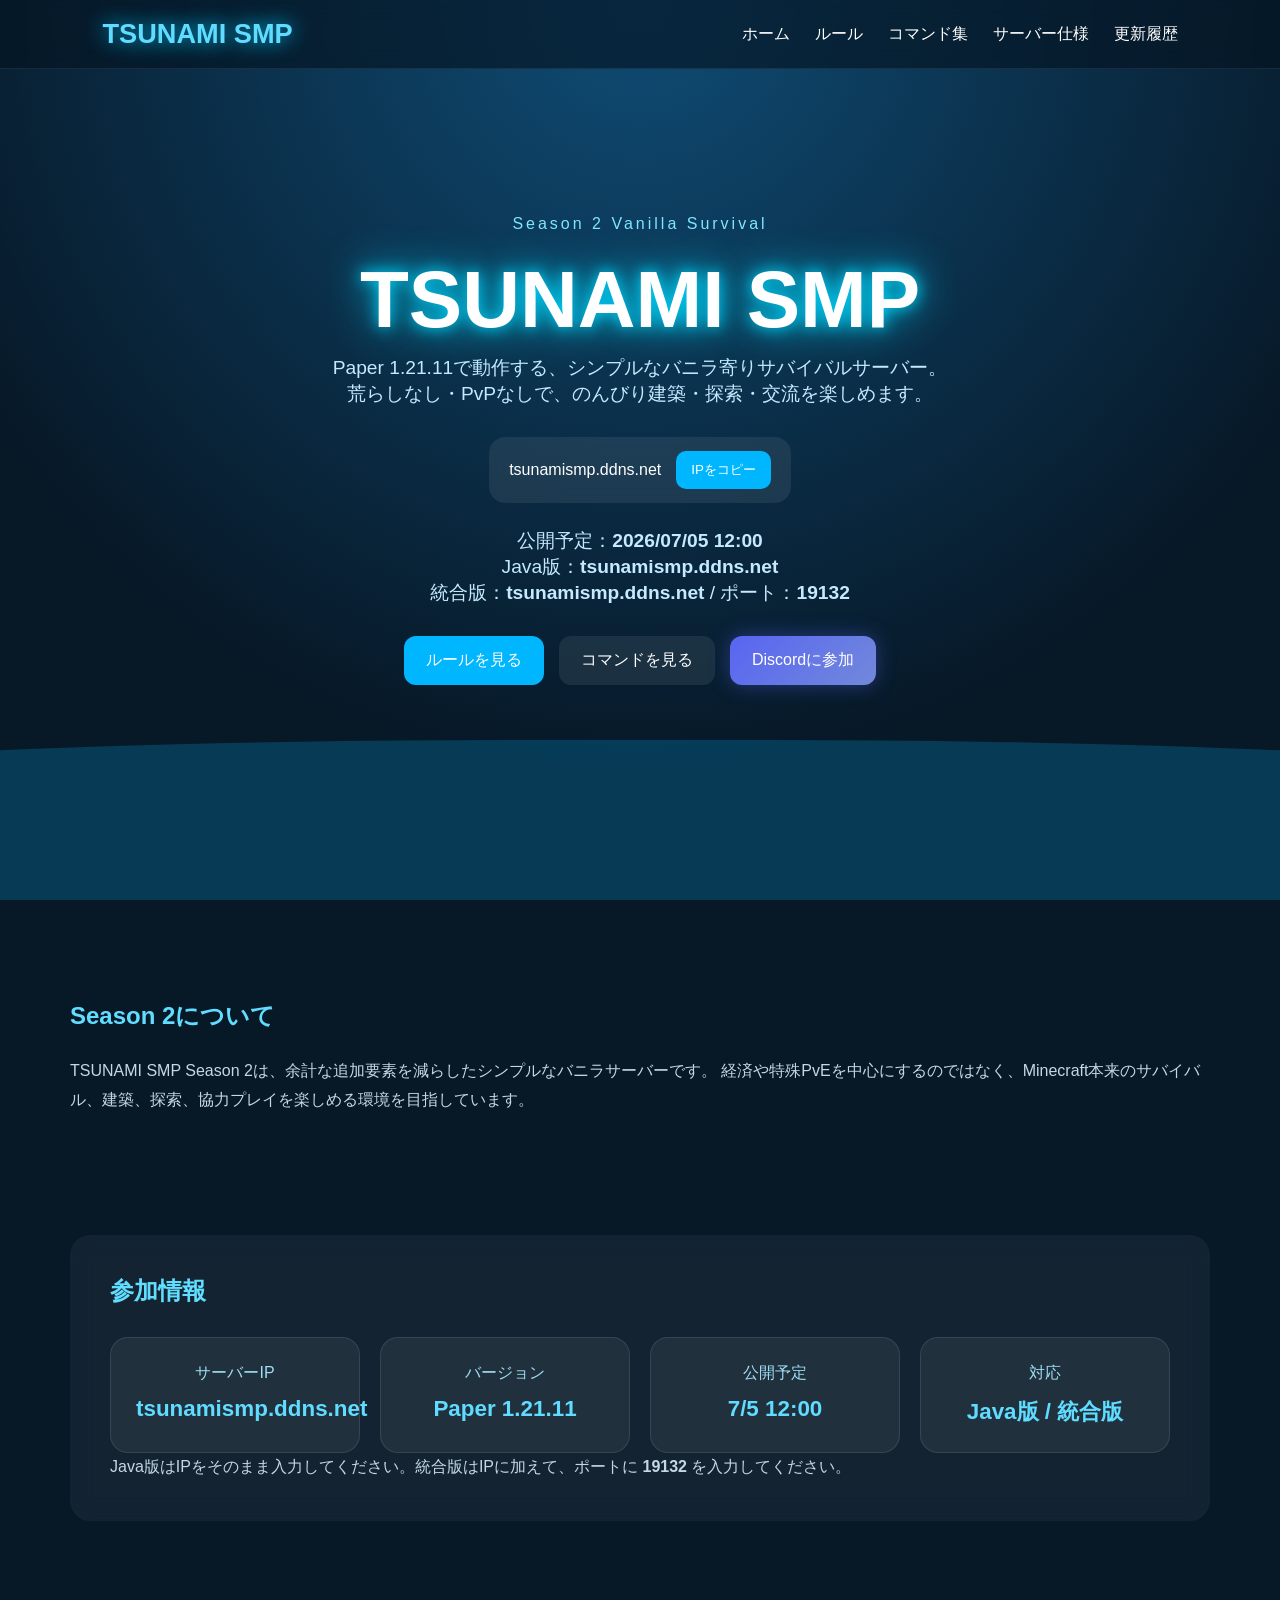
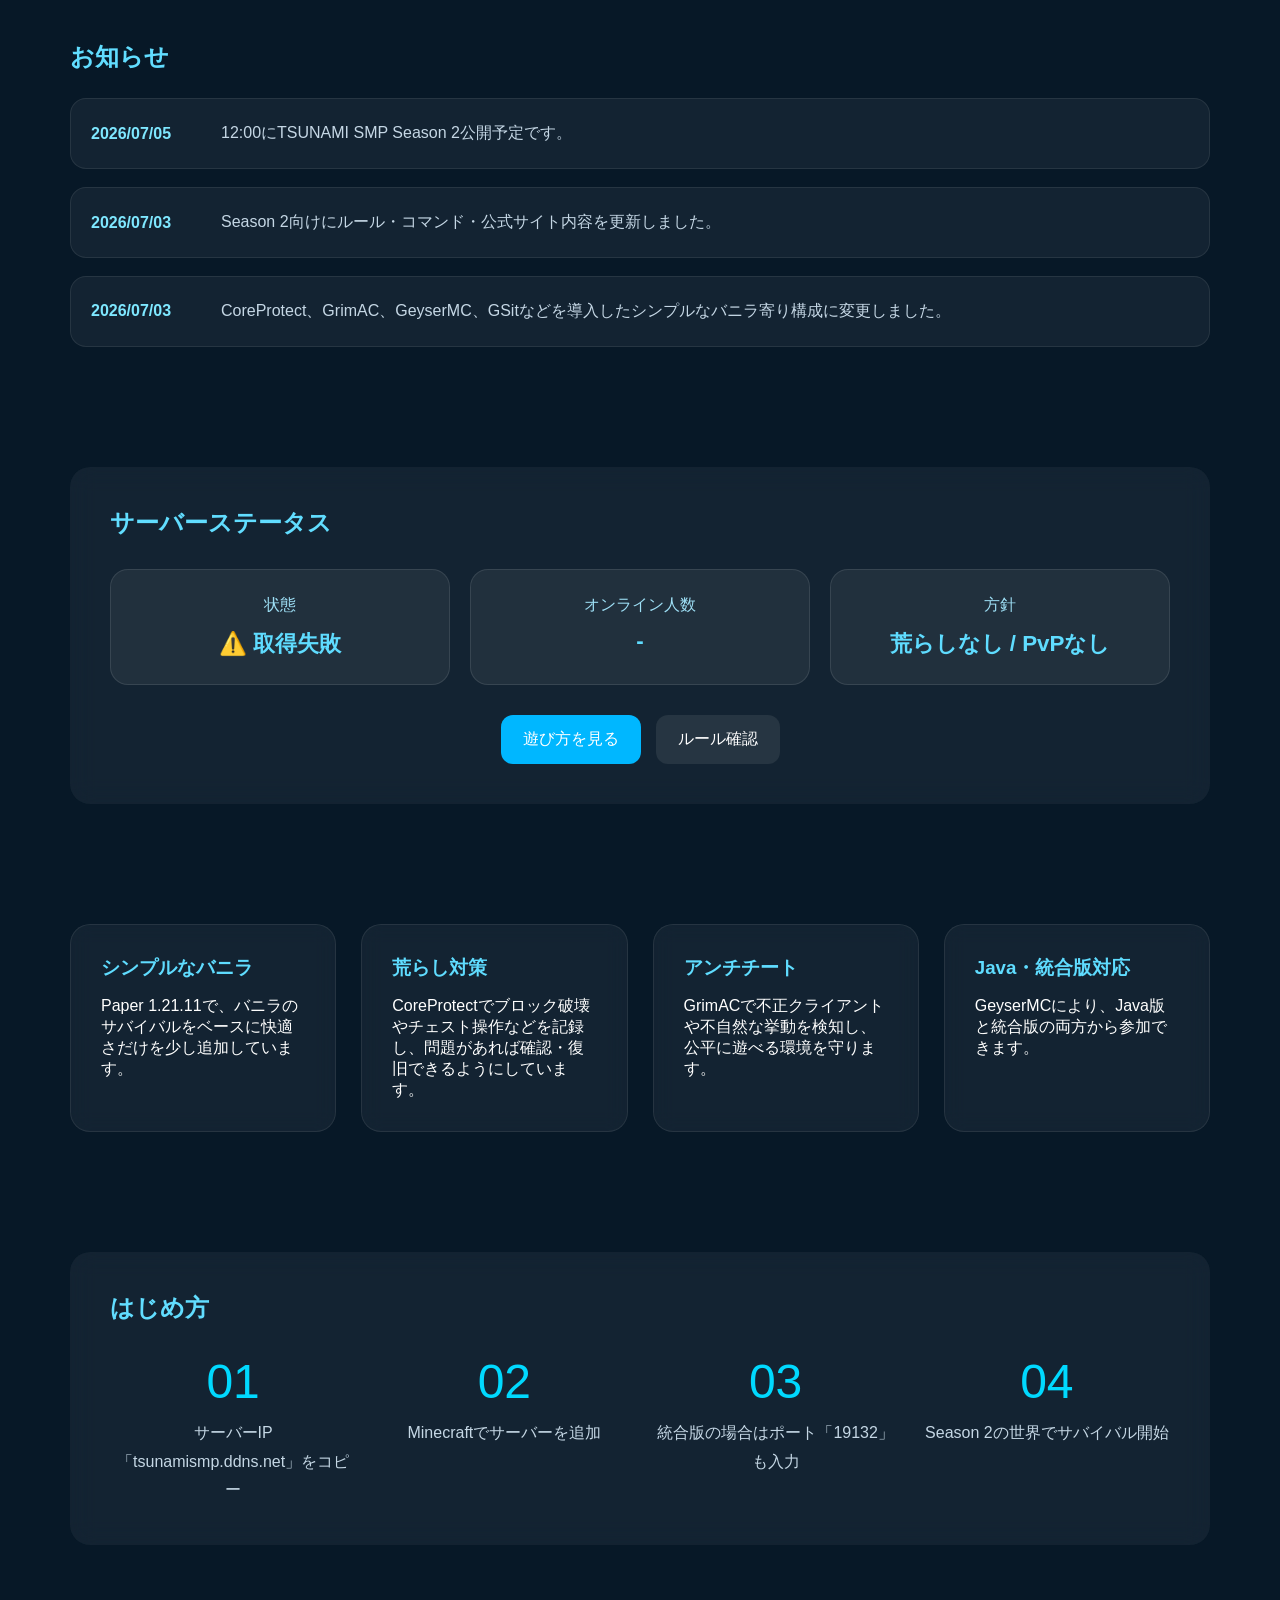
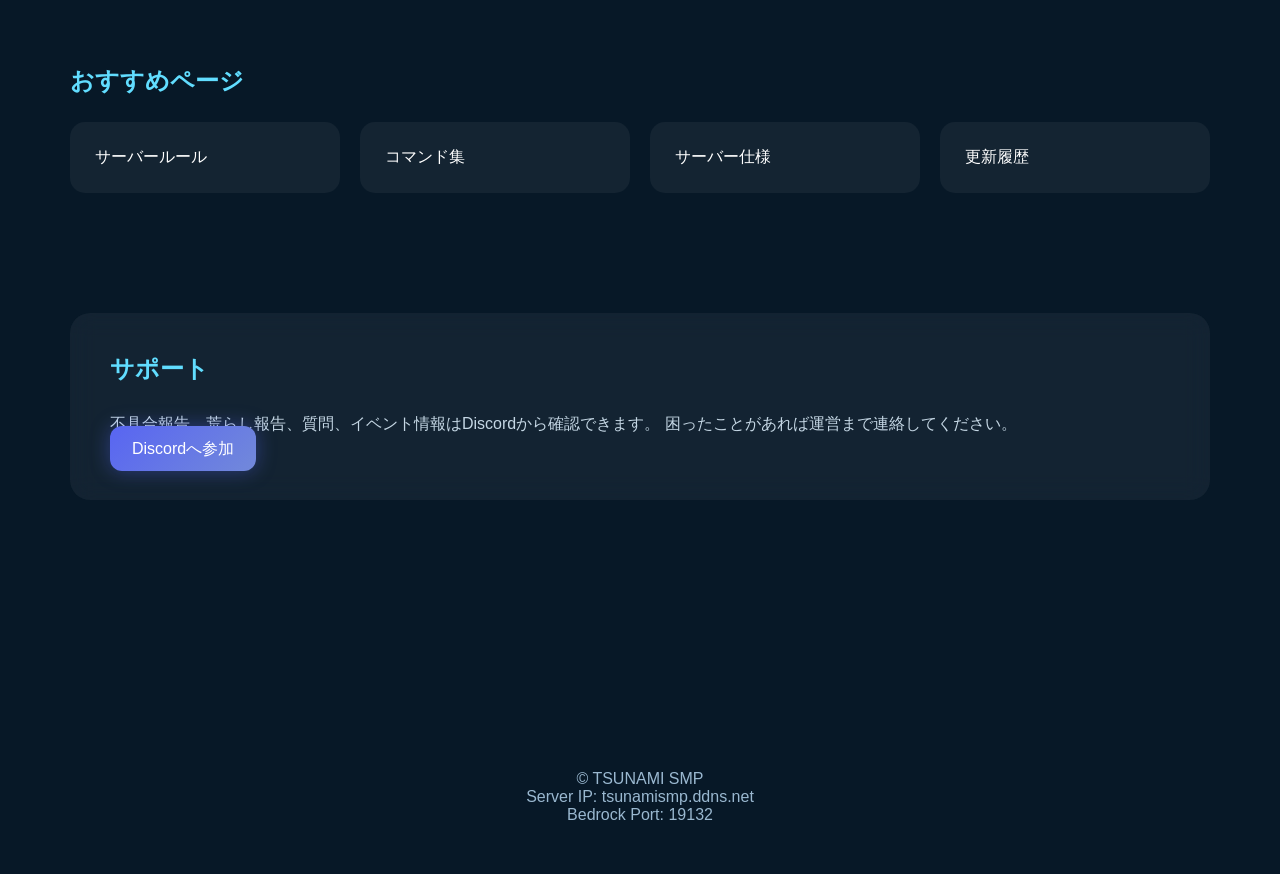
<file: index.html>
<!DOCTYPE html>
<html lang="ja">
<head>
  <meta charset="UTF-8">
  <meta name="viewport" content="width=device-width, initial-scale=1.0">
  <title>TSUNAMI SMP Season 2</title>
  <link rel="stylesheet" href="style.css">
</head>
<body>
<header class="site-header">
  <div class="logo">TSUNAMI SMP</div>
  <nav class="nav">
    <a href="index.html">ホーム</a>
    <a href="rules.html">ルール</a>
    <a href="commands.html">コマンド集</a>
    <a href="plugins.html">サーバー仕様</a>
    <a href="updates.html">更新履歴</a>
  </nav>
</header>

<section class="hero">
  <div class="wave wave1"></div>
  <div class="wave wave2"></div>
  <div class="hero-content reveal">
    <p class="server-label">Season 2 Vanilla Survival</p>
    <h1>TSUNAMI SMP</h1>
    <p class="hero-text">
      Paper 1.21.11で動作する、シンプルなバニラ寄りサバイバルサーバー。<br>
      荒らしなし・PvPなしで、のんびり建築・探索・交流を楽しめます。
    </p>

    <div class="ip-box">
      <span id="server-ip">tsunamismp.ddns.net</span>
      <button onclick="copyIP()">IPをコピー</button>
    </div>

    <p class="hero-text">
      公開予定：<strong>2026/07/05 12:00</strong><br>
      Java版：<strong>tsunamismp.ddns.net</strong><br>
      統合版：<strong>tsunamismp.ddns.net</strong> / ポート：<strong>19132</strong>
    </p>

    <div class="hero-buttons">
      <a href="rules.html" class="btn primary">ルールを見る</a>
      <a href="commands.html" class="btn secondary">コマンドを見る</a>
      <a href="https://discord.gg/b72mPS58dR" target="_blank" class="btn discord-btn">Discordに参加</a>
    </div>
  </div>
</section>

<main>
<section class="section reveal">
  <h2>Season 2について</h2>
  <p>
    TSUNAMI SMP Season 2は、余計な追加要素を減らしたシンプルなバニラサーバーです。
    経済や特殊PvEを中心にするのではなく、Minecraft本来のサバイバル、建築、探索、協力プレイを楽しめる環境を目指しています。
  </p>
</section>

<section class="section glass reveal">
  <h2>参加情報</h2>
  <div class="status-grid">
    <div class="status-card"><span class="status-label">サーバーIP</span><strong>tsunamismp.ddns.net</strong></div>
    <div class="status-card"><span class="status-label">バージョン</span><strong>Paper 1.21.11</strong></div>
    <div class="status-card"><span class="status-label">公開予定</span><strong>7/5 12:00</strong></div>
    <div class="status-card"><span class="status-label">対応</span><strong>Java版 / 統合版</strong></div>
  </div>
  <p class="section-text">
    Java版はIPをそのまま入力してください。統合版はIPに加えて、ポートに <strong>19132</strong> を入力してください。
  </p>
</section>

<section class="section reveal">
  <h2>お知らせ</h2>
  <div class="news-box">
    <div class="news-item"><span>2026/07/05</span><p>12:00にTSUNAMI SMP Season 2公開予定です。</p></div>
    <div class="news-item"><span>2026/07/03</span><p>Season 2向けにルール・コマンド・公式サイト内容を更新しました。</p></div>
    <div class="news-item"><span>2026/07/03</span><p>CoreProtect、GrimAC、GeyserMC、GSitなどを導入したシンプルなバニラ寄り構成に変更しました。</p></div>
  </div>
</section>

<section class="section glass reveal">
  <h2>サーバーステータス</h2>
  <div class="status-grid">
    <div class="status-card"><span class="status-label">状態</span><strong id="server-status">取得中...</strong></div>
    <div class="status-card"><span class="status-label">オンライン人数</span><strong id="server-players">取得中...</strong></div>
    <div class="status-card"><span class="status-label">方針</span><strong>荒らしなし / PvPなし</strong></div>
  </div>
  <div class="join-actions">
    <a href="commands.html" class="btn primary">遊び方を見る</a>
    <a href="rules.html" class="btn secondary">ルール確認</a>
  </div>
</section>

<section class="cards">
  <div class="card reveal"><h3>シンプルなバニラ</h3><p>Paper 1.21.11で、バニラのサバイバルをベースに快適さだけを少し追加しています。</p></div>
  <div class="card reveal"><h3>荒らし対策</h3><p>CoreProtectでブロック破壊やチェスト操作などを記録し、問題があれば確認・復旧できるようにしています。</p></div>
  <div class="card reveal"><h3>アンチチート</h3><p>GrimACで不正クライアントや不自然な挙動を検知し、公平に遊べる環境を守ります。</p></div>
  <div class="card reveal"><h3>Java・統合版対応</h3><p>GeyserMCにより、Java版と統合版の両方から参加できます。</p></div>
</section>

<section class="section glass reveal">
  <h2>はじめ方</h2>
  <div class="steps">
    <div><span>01</span><p>サーバーIP「tsunamismp.ddns.net」をコピー</p></div>
    <div><span>02</span><p>Minecraftでサーバーを追加</p></div>
    <div><span>03</span><p>統合版の場合はポート「19132」も入力</p></div>
    <div><span>04</span><p>Season 2の世界でサバイバル開始</p></div>
  </div>
</section>

<section class="section reveal">
  <h2>おすすめページ</h2>
  <div class="link-grid">
    <a href="rules.html">サーバールール</a>
    <a href="commands.html">コマンド集</a>
    <a href="plugins.html">サーバー仕様</a>
    <a href="updates.html">更新履歴</a>
  </div>
</section>

<section class="section glass reveal">
  <h2>サポート</h2>
  <p>
    不具合報告、荒らし報告、質問、イベント情報はDiscordから確認できます。
    困ったことがあれば運営まで連絡してください。
  </p>
  <a href="https://discord.gg/b72mPS58dR" target="_blank" class="btn discord-btn">Discordへ参加</a>
</section>
</main>

<footer>
  <p>© TSUNAMI SMP</p>
  <p>Server IP: tsunamismp.ddns.net</p>
  <p>Bedrock Port: 19132</p>
</footer>
<script src="script.js"></script>
</body>
</html>
</file>
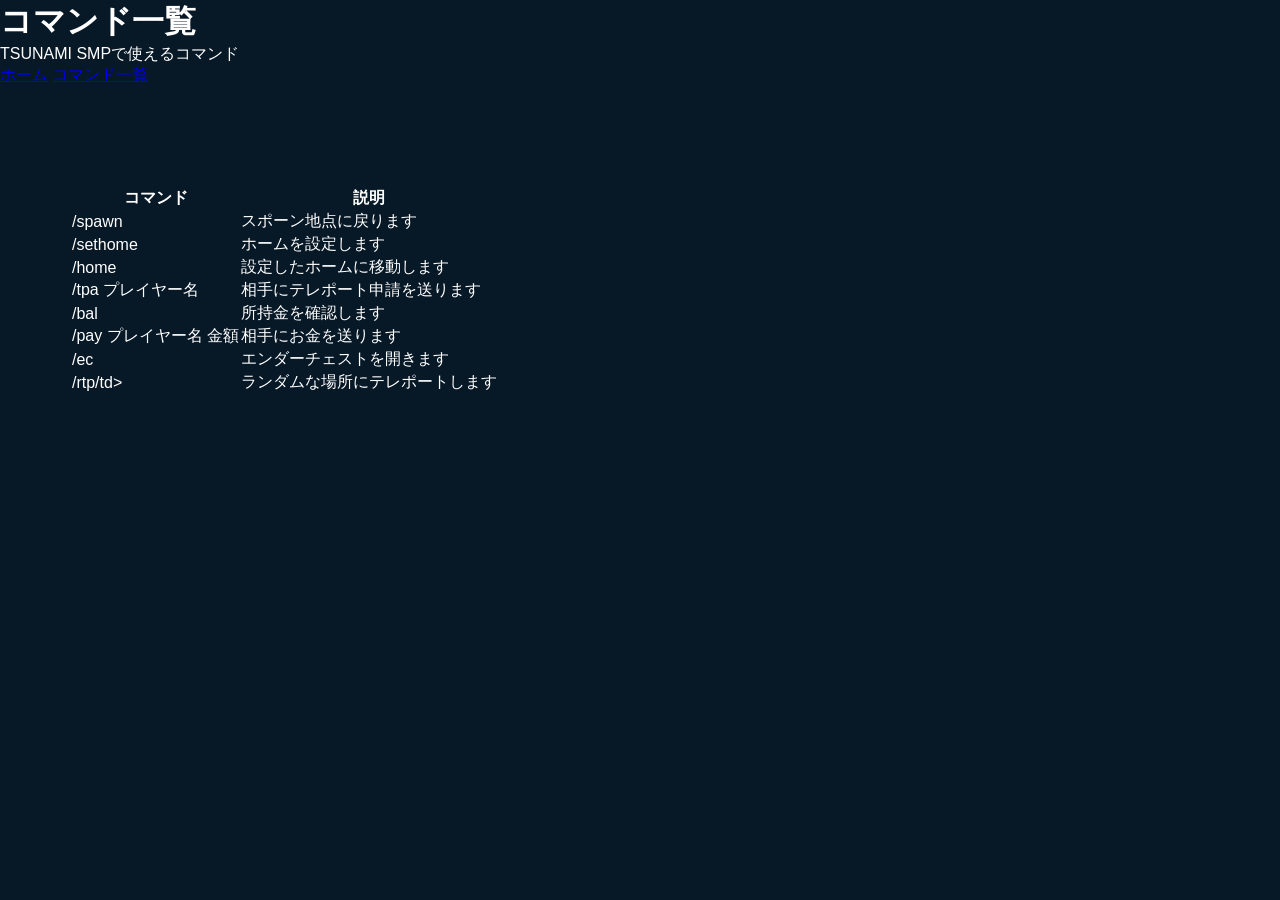
<file: command.html>
<!DOCTYPE html>
<html lang="ja">
<head>
  <meta charset="UTF-8">
  <title>コマンド一覧 - TSUNAMI SMP</title>
  <link rel="stylesheet" href="style.css">
</head>
<body>
  <header>
    <h1>コマンド一覧</h1>
    <p>TSUNAMI SMPで使えるコマンド</p>
  </header>

  <nav>
    <a href="index.html">ホーム</a>
    <a href="commands.html">コマンド一覧</a>
  </nav>

  <main>
    <table>
      <tr>
        <th>コマンド</th>
        <th>説明</th>
      </tr>
      <tr>
        <td>/spawn</td>
        <td>スポーン地点に戻ります</td>
      </tr>
      <tr>
        <td>/sethome</td>
        <td>ホームを設定します</td>
      </tr>
      <tr>
        <td>/home</td>
        <td>設定したホームに移動します</td>
      </tr>
      <tr>
        <td>/tpa プレイヤー名</td>
        <td>相手にテレポート申請を送ります</td>
      </tr>
      <tr>
        <td>/bal</td>
        <td>所持金を確認します</td>
      </tr>
      <tr>
        <td>/pay プレイヤー名 金額</td>
        <td>相手にお金を送ります</td>
      </tr>
      <tr>
        <td>/ec</td>
        <td>エンダーチェストを開きます</td>
      </tr>
      <tr>
        <td>/rtp/td>
        <td>ランダムな場所にテレポートします</td>
      </tr>
    </table>
  </main>
</body>
</html>
</file>
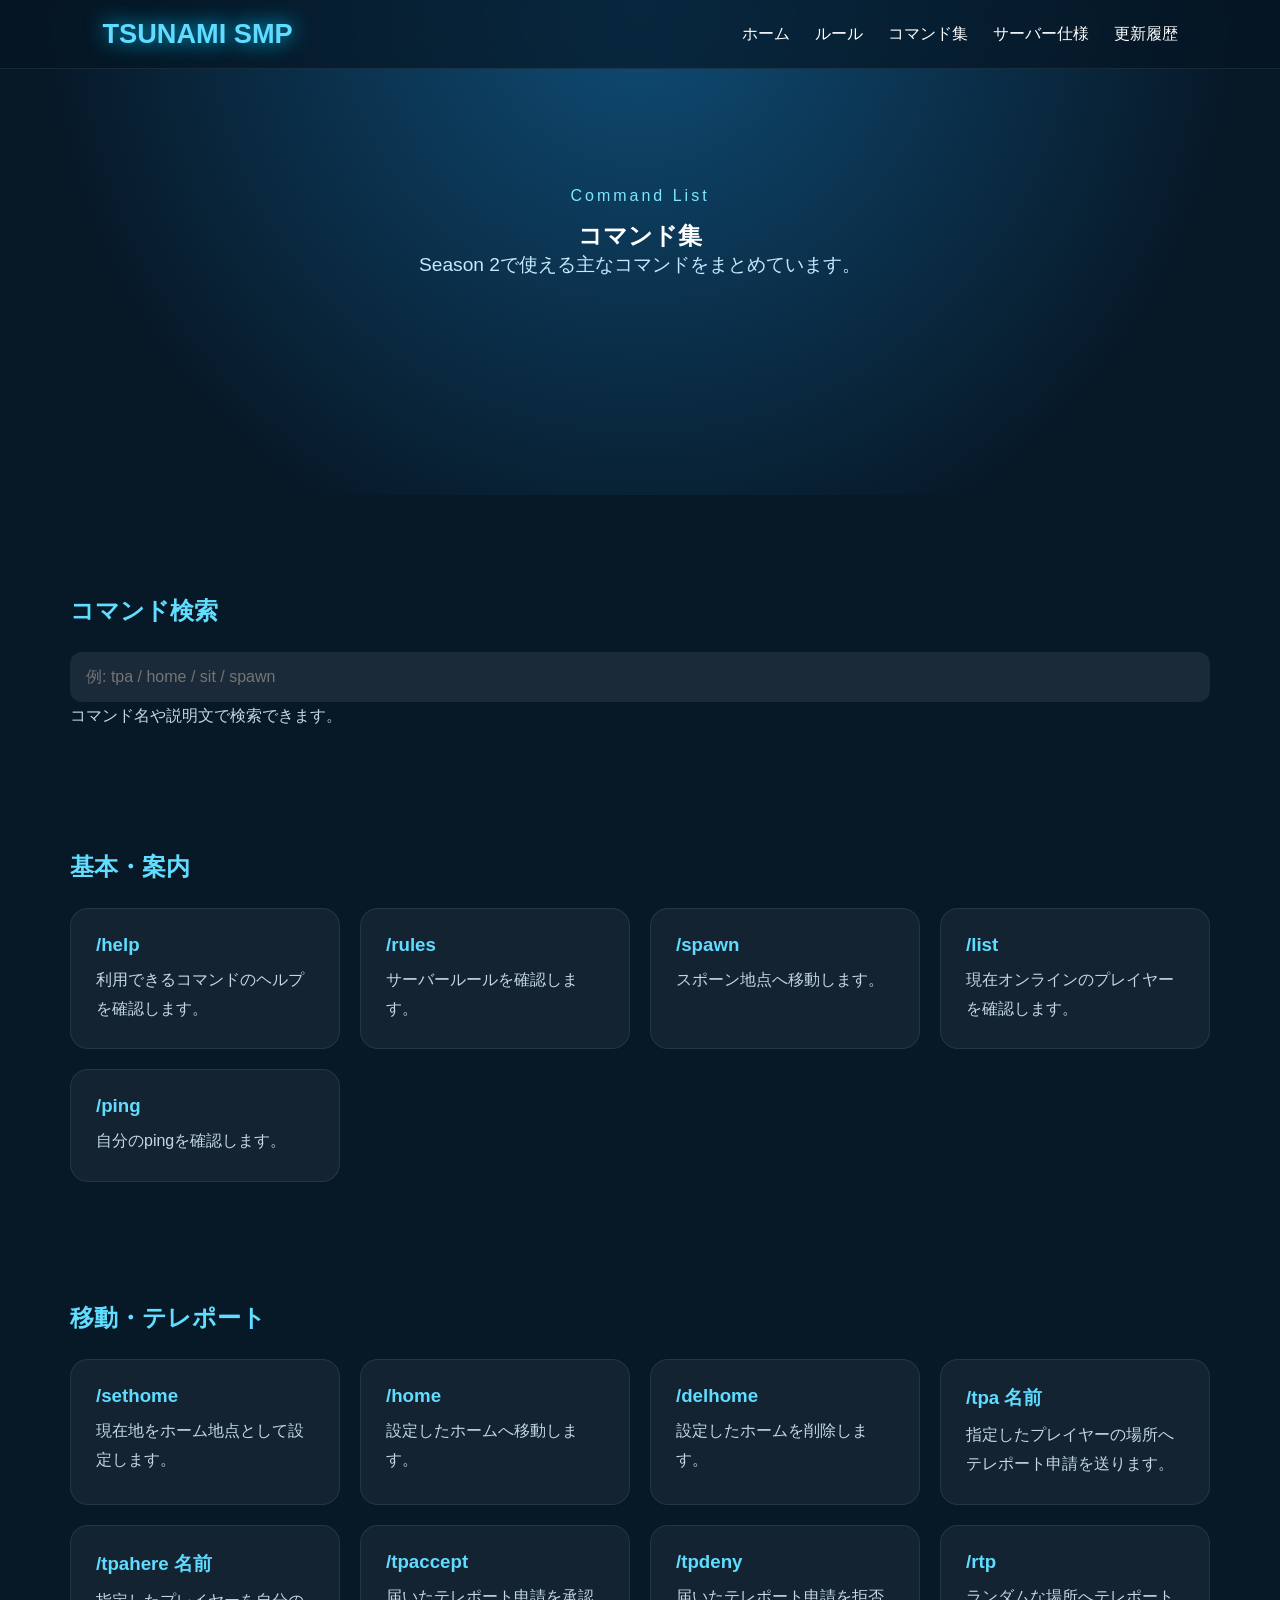
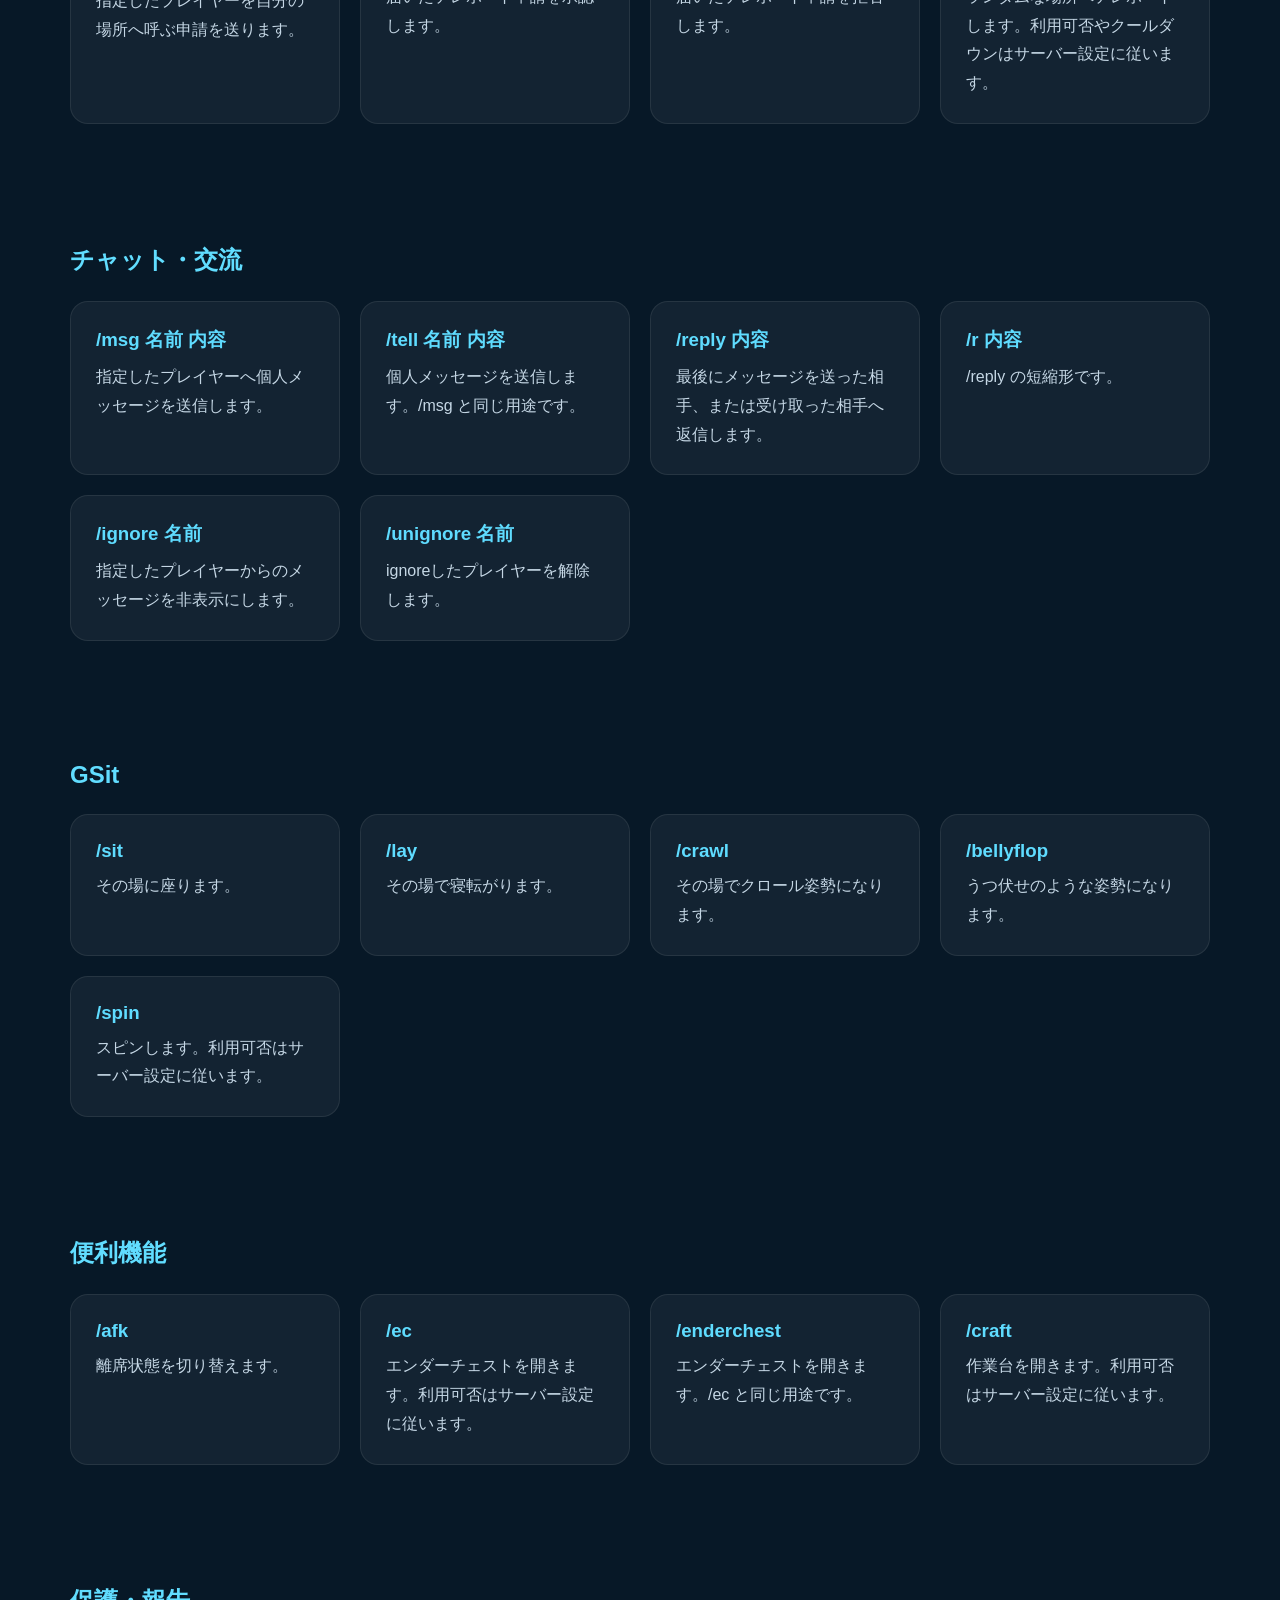
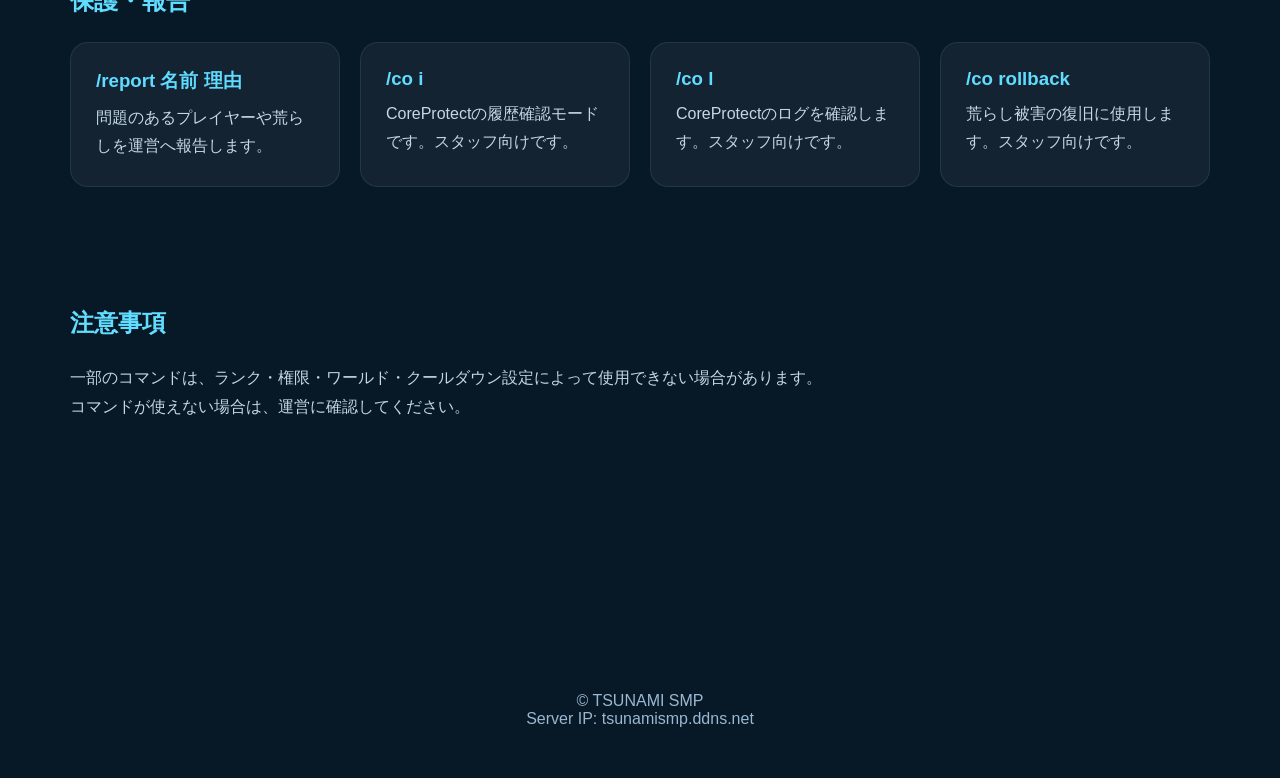
<file: commands.html>
<!DOCTYPE html>
<html lang="ja">
<head>
  <meta charset="UTF-8">
  <meta name="viewport" content="width=device-width, initial-scale=1.0">
  <title>コマンド集 - TSUNAMI SMP Season 2</title>
  <link rel="stylesheet" href="style.css">
</head>
<body>
<header class="site-header">
  <div class="logo">TSUNAMI SMP</div>
  <nav class="nav">
    <a href="index.html">ホーム</a>
    <a href="rules.html">ルール</a>
    <a href="commands.html">コマンド集</a>
    <a href="plugins.html">サーバー仕様</a>
    <a href="updates.html">更新履歴</a>
  </nav>
</header>

<section class="page-hero">
  <div class="hero-content reveal">
    <p class="server-label">Command List</p>
    <h1>コマンド集</h1>
    <p class="hero-text">Season 2で使える主なコマンドをまとめています。</p>
  </div>
</section>

<main>
<section class="section reveal">
  <h2>コマンド検索</h2>
  <input type="text" id="commandSearch" placeholder="例: tpa / home / sit / spawn" class="command-search">
  <p class="section-text">コマンド名や説明文で検索できます。</p>
</section>

<section class="section reveal command-section">
  <h2>基本・案内</h2>
  <div class="command-grid">
    <div class="command-card"><h3>/help</h3><p>利用できるコマンドのヘルプを確認します。</p></div>
    <div class="command-card"><h3>/rules</h3><p>サーバールールを確認します。</p></div>
    <div class="command-card"><h3>/spawn</h3><p>スポーン地点へ移動します。</p></div>
    <div class="command-card"><h3>/list</h3><p>現在オンラインのプレイヤーを確認します。</p></div>
    <div class="command-card"><h3>/ping</h3><p>自分のpingを確認します。</p></div>
  </div>
</section>

<section class="section reveal command-section">
  <h2>移動・テレポート</h2>
  <div class="command-grid">
    <div class="command-card"><h3>/sethome</h3><p>現在地をホーム地点として設定します。</p></div>
    <div class="command-card"><h3>/home</h3><p>設定したホームへ移動します。</p></div>
    <div class="command-card"><h3>/delhome</h3><p>設定したホームを削除します。</p></div>
    <div class="command-card"><h3>/tpa 名前</h3><p>指定したプレイヤーの場所へテレポート申請を送ります。</p></div>
    <div class="command-card"><h3>/tpahere 名前</h3><p>指定したプレイヤーを自分の場所へ呼ぶ申請を送ります。</p></div>
    <div class="command-card"><h3>/tpaccept</h3><p>届いたテレポート申請を承認します。</p></div>
    <div class="command-card"><h3>/tpdeny</h3><p>届いたテレポート申請を拒否します。</p></div>
    <div class="command-card"><h3>/rtp</h3><p>ランダムな場所へテレポートします。利用可否やクールダウンはサーバー設定に従います。</p></div>
  </div>
</section>

<section class="section reveal command-section">
  <h2>チャット・交流</h2>
  <div class="command-grid">
    <div class="command-card"><h3>/msg 名前 内容</h3><p>指定したプレイヤーへ個人メッセージを送信します。</p></div>
    <div class="command-card"><h3>/tell 名前 内容</h3><p>個人メッセージを送信します。/msg と同じ用途です。</p></div>
    <div class="command-card"><h3>/reply 内容</h3><p>最後にメッセージを送った相手、または受け取った相手へ返信します。</p></div>
    <div class="command-card"><h3>/r 内容</h3><p>/reply の短縮形です。</p></div>
    <div class="command-card"><h3>/ignore 名前</h3><p>指定したプレイヤーからのメッセージを非表示にします。</p></div>
    <div class="command-card"><h3>/unignore 名前</h3><p>ignoreしたプレイヤーを解除します。</p></div>
  </div>
</section>

<section class="section reveal command-section">
  <h2>GSit</h2>
  <div class="command-grid">
    <div class="command-card"><h3>/sit</h3><p>その場に座ります。</p></div>
    <div class="command-card"><h3>/lay</h3><p>その場で寝転がります。</p></div>
    <div class="command-card"><h3>/crawl</h3><p>その場でクロール姿勢になります。</p></div>
    <div class="command-card"><h3>/bellyflop</h3><p>うつ伏せのような姿勢になります。</p></div>
    <div class="command-card"><h3>/spin</h3><p>スピンします。利用可否はサーバー設定に従います。</p></div>
  </div>
</section>

<section class="section reveal command-section">
  <h2>便利機能</h2>
  <div class="command-grid">
    <div class="command-card"><h3>/afk</h3><p>離席状態を切り替えます。</p></div>
    <div class="command-card"><h3>/ec</h3><p>エンダーチェストを開きます。利用可否はサーバー設定に従います。</p></div>
    <div class="command-card"><h3>/enderchest</h3><p>エンダーチェストを開きます。/ec と同じ用途です。</p></div>
    <div class="command-card"><h3>/craft</h3><p>作業台を開きます。利用可否はサーバー設定に従います。</p></div>
  </div>
</section>

<section class="section reveal command-section">
  <h2>保護・報告</h2>
  <div class="command-grid">
    <div class="command-card"><h3>/report 名前 理由</h3><p>問題のあるプレイヤーや荒らしを運営へ報告します。</p></div>
    <div class="command-card"><h3>/co i</h3><p>CoreProtectの履歴確認モードです。スタッフ向けです。</p></div>
    <div class="command-card"><h3>/co l</h3><p>CoreProtectのログを確認します。スタッフ向けです。</p></div>
    <div class="command-card"><h3>/co rollback</h3><p>荒らし被害の復旧に使用します。スタッフ向けです。</p></div>
  </div>
</section>

<section class="section reveal">
  <h2>注意事項</h2>
  <p class="section-text">
    一部のコマンドは、ランク・権限・ワールド・クールダウン設定によって使用できない場合があります。<br>
    コマンドが使えない場合は、運営に確認してください。
  </p>
</section>
</main>

<footer>
  <p>© TSUNAMI SMP</p>
  <p>Server IP: tsunamismp.ddns.net</p>
</footer>
<script src="script.js"></script>
</body>
</html>
</file>
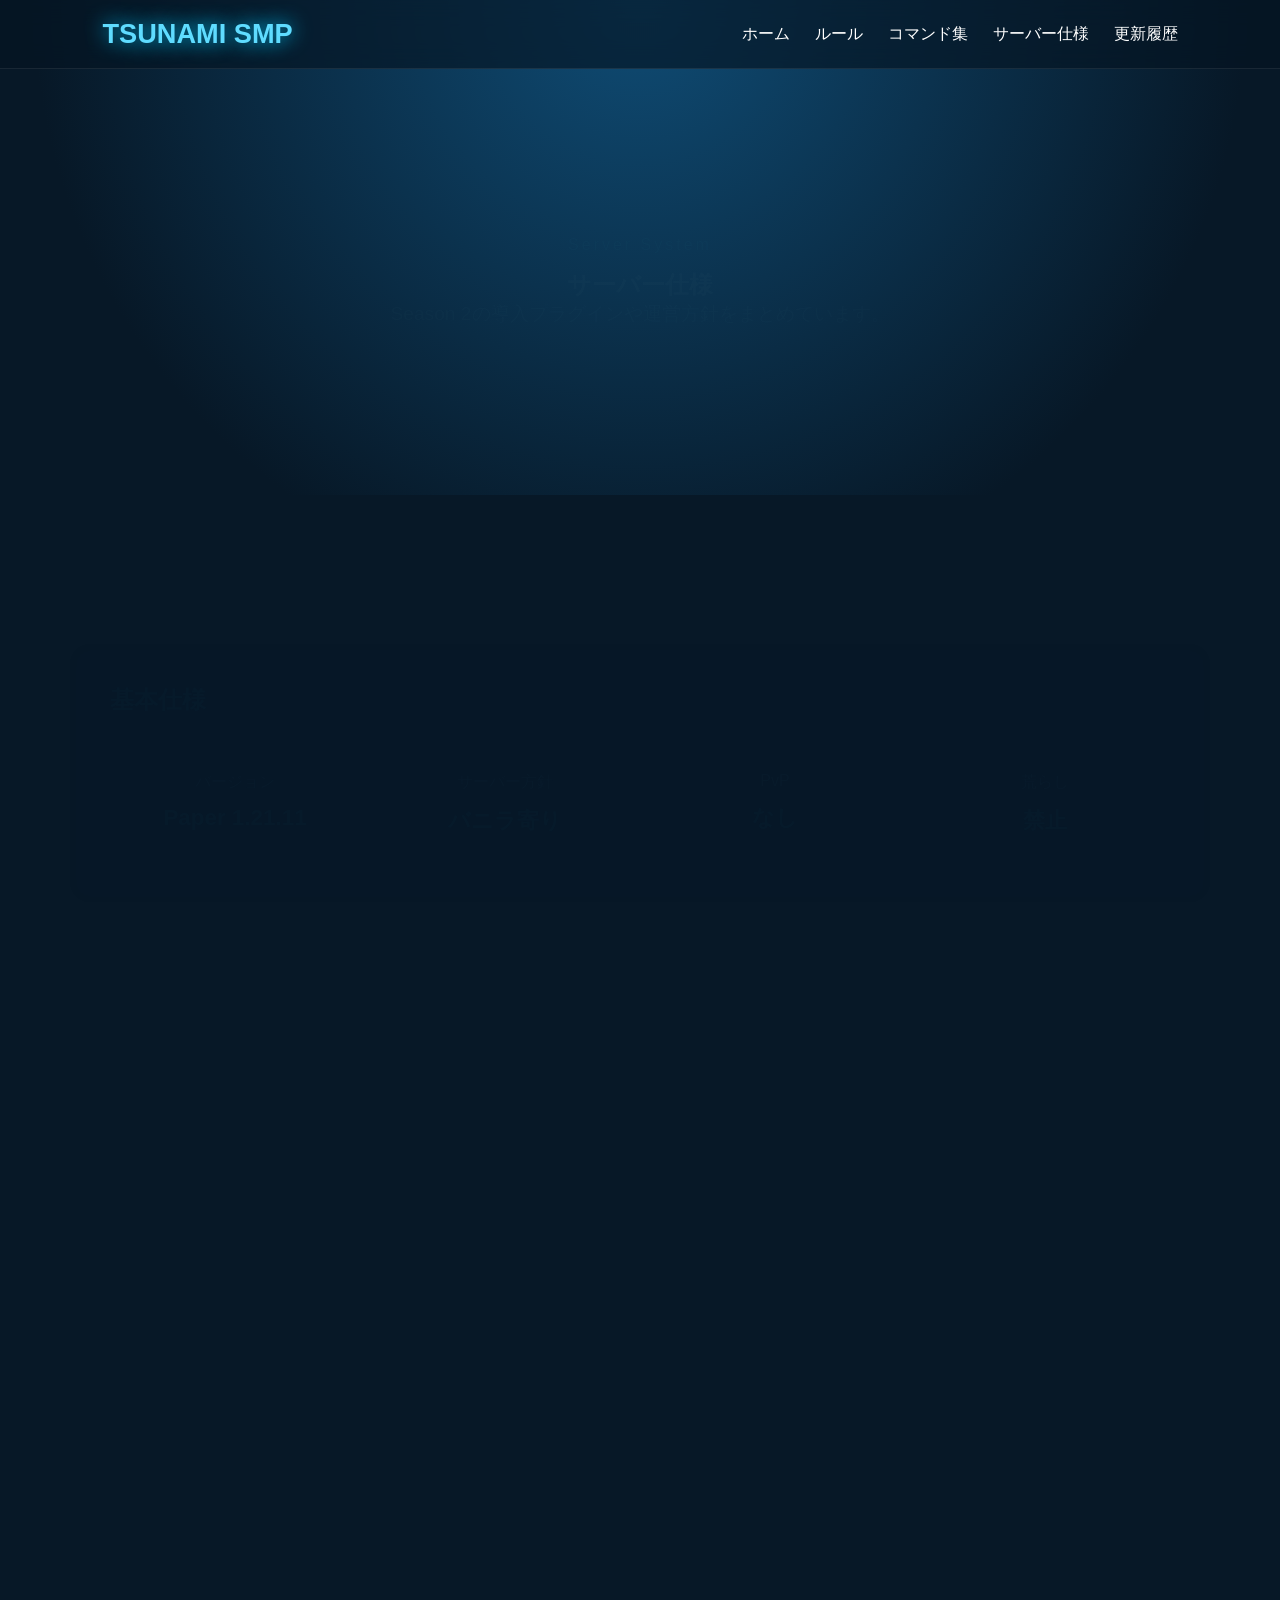
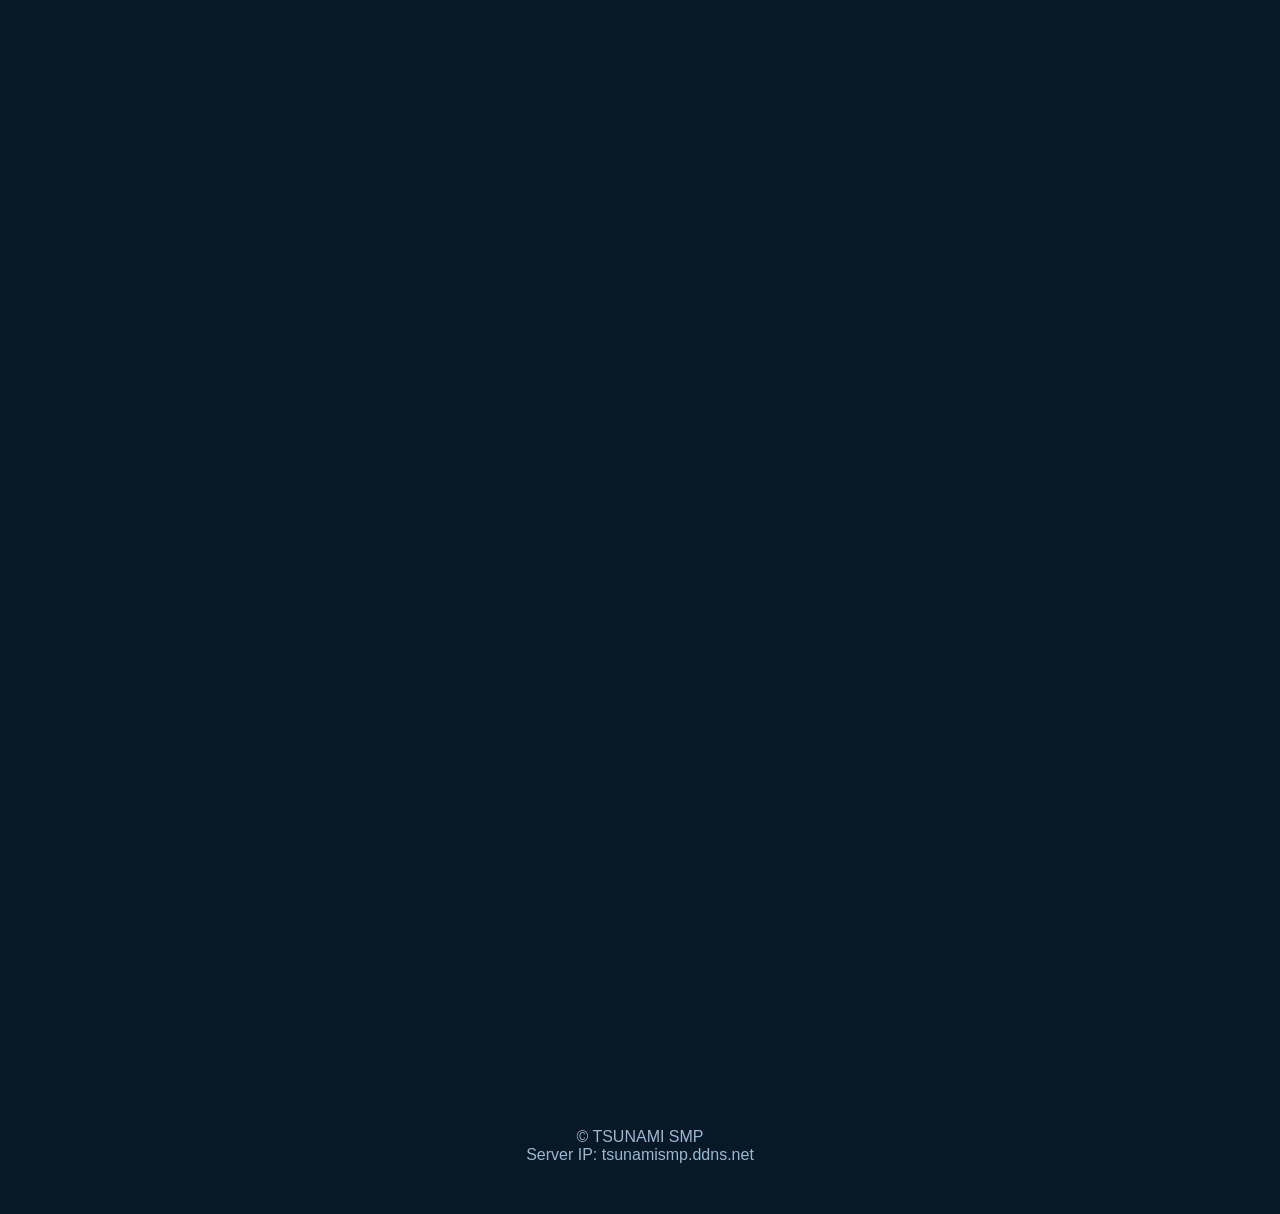
<file: economy.html>
<!DOCTYPE html>
<html lang="ja">
<head>
  <meta charset="UTF-8">
  <meta http-equiv="refresh" content="0; url=plugins.html">
  <title>TSUNAMI SMP Season 2</title>
  <link rel="stylesheet" href="style.css">
</head>
<body>
  <main>
    <section class="section glass reveal">
      <h1>Season 2ではページを移動しました</h1>
      <p><a href="plugins.html" class="btn primary">サーバー仕様を見る</a></p>
    </section>
  </main>
</body>
</html>
</file>
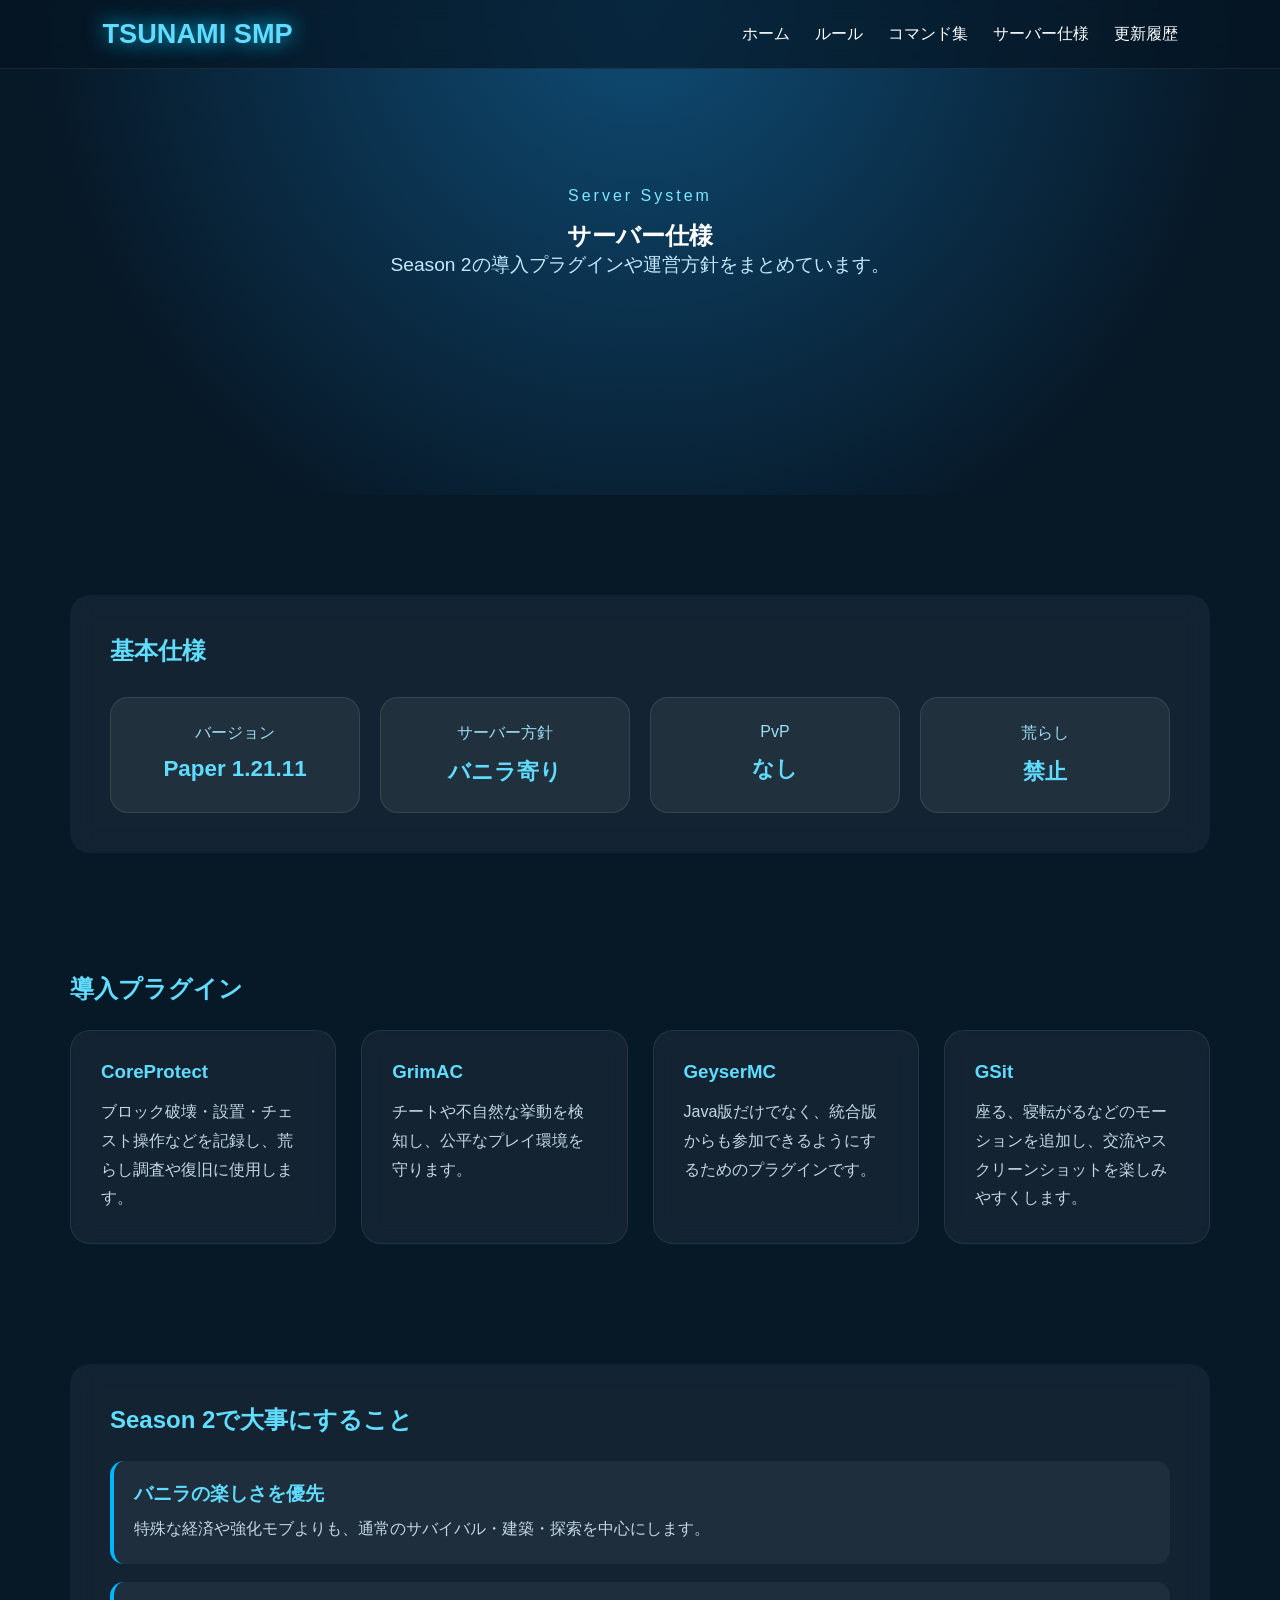
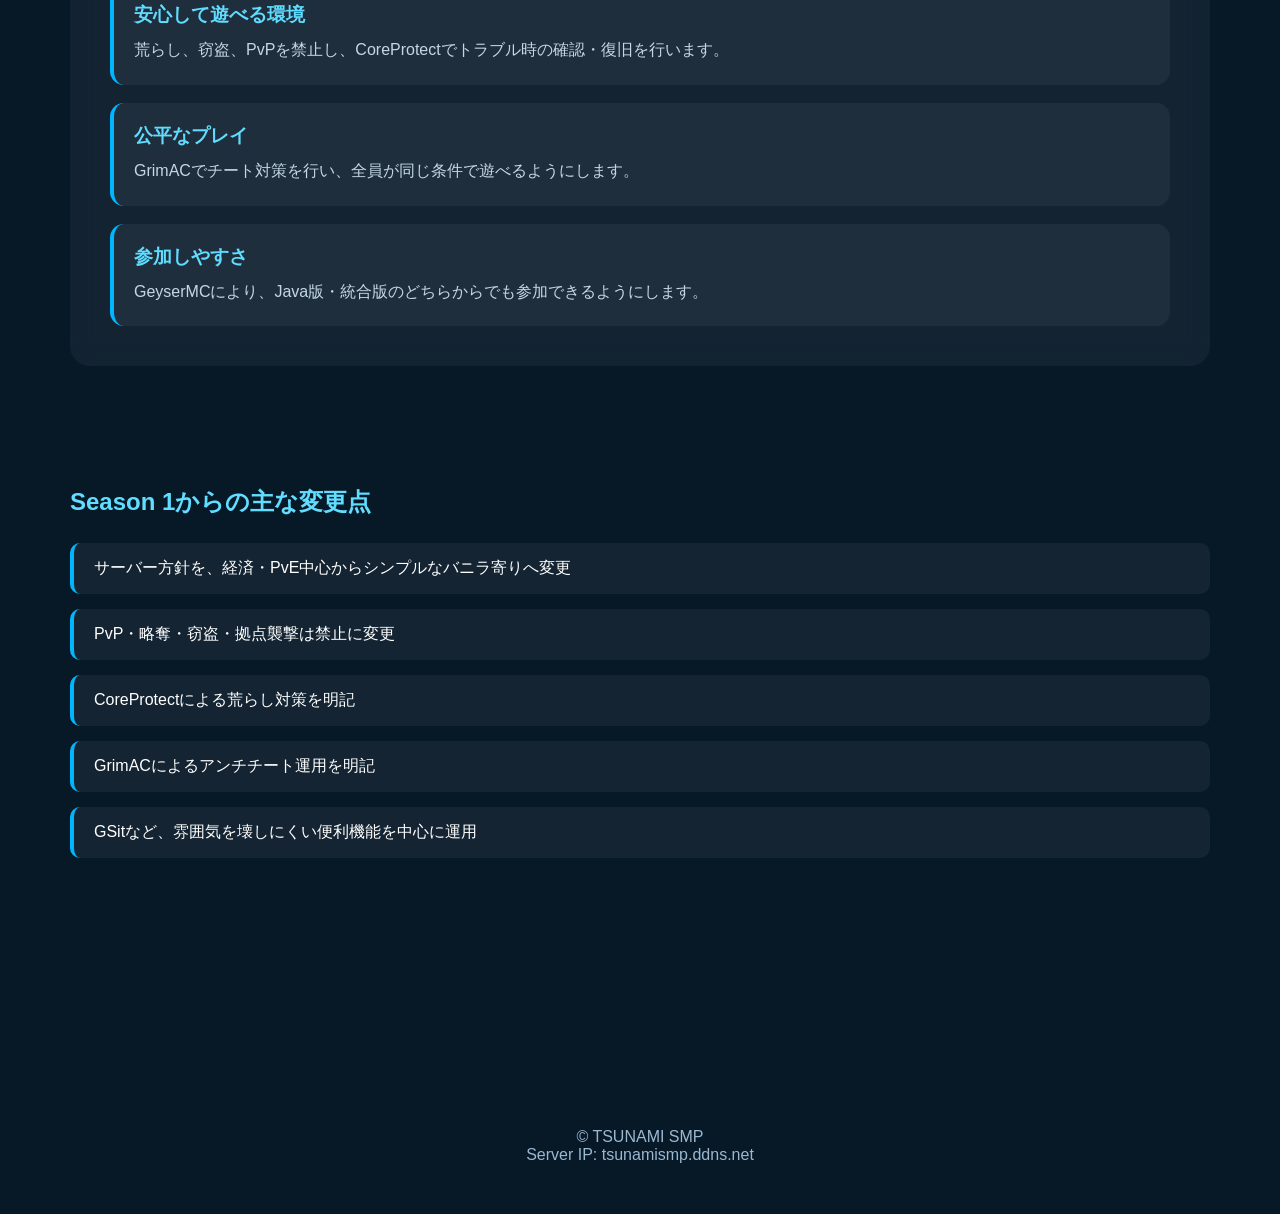
<file: plugins.html>
<!DOCTYPE html>
<html lang="ja">
<head>
  <meta charset="UTF-8">
  <meta name="viewport" content="width=device-width, initial-scale=1.0">
  <title>サーバー仕様 - TSUNAMI SMP Season 2</title>
  <link rel="stylesheet" href="style.css">
</head>
<body>
<header class="site-header">
  <div class="logo">TSUNAMI SMP</div>
  <nav class="nav">
    <a href="index.html">ホーム</a>
    <a href="rules.html">ルール</a>
    <a href="commands.html">コマンド集</a>
    <a href="plugins.html">サーバー仕様</a>
    <a href="updates.html">更新履歴</a>
  </nav>
</header>

<section class="page-hero">
  <div class="hero-content reveal">
    <p class="server-label">Server System</p>
    <h1>サーバー仕様</h1>
    <p class="hero-text">Season 2の導入プラグインや運営方針をまとめています。</p>
  </div>
</section>

<main>
<section class="section glass reveal">
  <h2>基本仕様</h2>
  <div class="status-grid">
    <div class="status-card"><span class="status-label">バージョン</span><strong>Paper 1.21.11</strong></div>
    <div class="status-card"><span class="status-label">サーバー方針</span><strong>バニラ寄り</strong></div>
    <div class="status-card"><span class="status-label">PvP</span><strong>なし</strong></div>
    <div class="status-card"><span class="status-label">荒らし</span><strong>禁止</strong></div>
  </div>
</section>

<section class="section reveal">
  <h2>導入プラグイン</h2>
  <div class="cards">
    <div class="card"><h3>CoreProtect</h3><p>ブロック破壊・設置・チェスト操作などを記録し、荒らし調査や復旧に使用します。</p></div>
    <div class="card"><h3>GrimAC</h3><p>チートや不自然な挙動を検知し、公平なプレイ環境を守ります。</p></div>
    <div class="card"><h3>GeyserMC</h3><p>Java版だけでなく、統合版からも参加できるようにするためのプラグインです。</p></div>
    <div class="card"><h3>GSit</h3><p>座る、寝転がるなどのモーションを追加し、交流やスクリーンショットを楽しみやすくします。</p></div>
  </div>
</section>

<section class="section glass reveal">
  <h2>Season 2で大事にすること</h2>
  <div class="guide-list">
    <div><h3>バニラの楽しさを優先</h3><p>特殊な経済や強化モブよりも、通常のサバイバル・建築・探索を中心にします。</p></div>
    <div><h3>安心して遊べる環境</h3><p>荒らし、窃盗、PvPを禁止し、CoreProtectでトラブル時の確認・復旧を行います。</p></div>
    <div><h3>公平なプレイ</h3><p>GrimACでチート対策を行い、全員が同じ条件で遊べるようにします。</p></div>
    <div><h3>参加しやすさ</h3><p>GeyserMCにより、Java版・統合版のどちらからでも参加できるようにします。</p></div>
  </div>
</section>

<section class="section reveal">
  <h2>Season 1からの主な変更点</h2>
  <ul class="normal-list">
    <li>サーバー方針を、経済・PvE中心からシンプルなバニラ寄りへ変更</li>
    <li>PvP・略奪・窃盗・拠点襲撃は禁止に変更</li>
    <li>CoreProtectによる荒らし対策を明記</li>
    <li>GrimACによるアンチチート運用を明記</li>
    <li>GSitなど、雰囲気を壊しにくい便利機能を中心に運用</li>
  </ul>
</section>
</main>

<footer>
  <p>© TSUNAMI SMP</p>
  <p>Server IP: tsunamismp.ddns.net</p>
</footer>
<script src="script.js"></script>
</body>
</html>
</file>
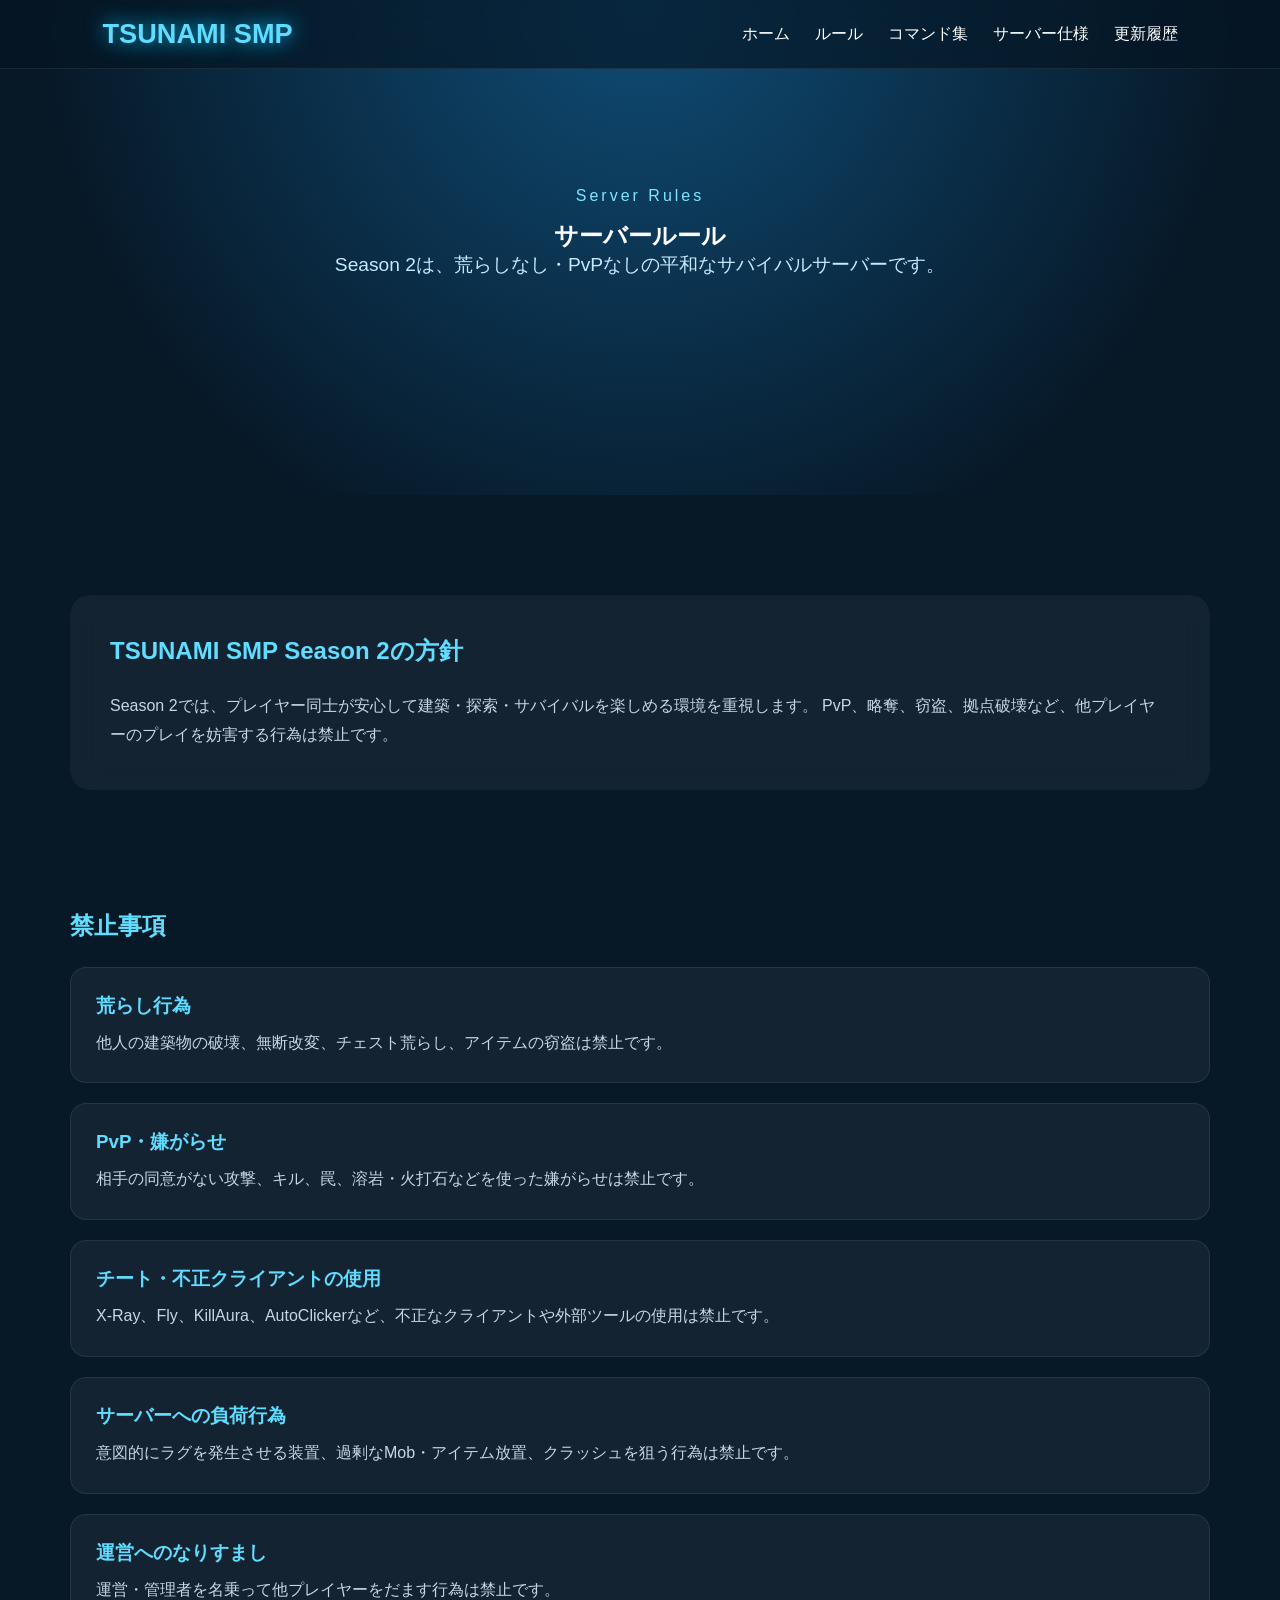
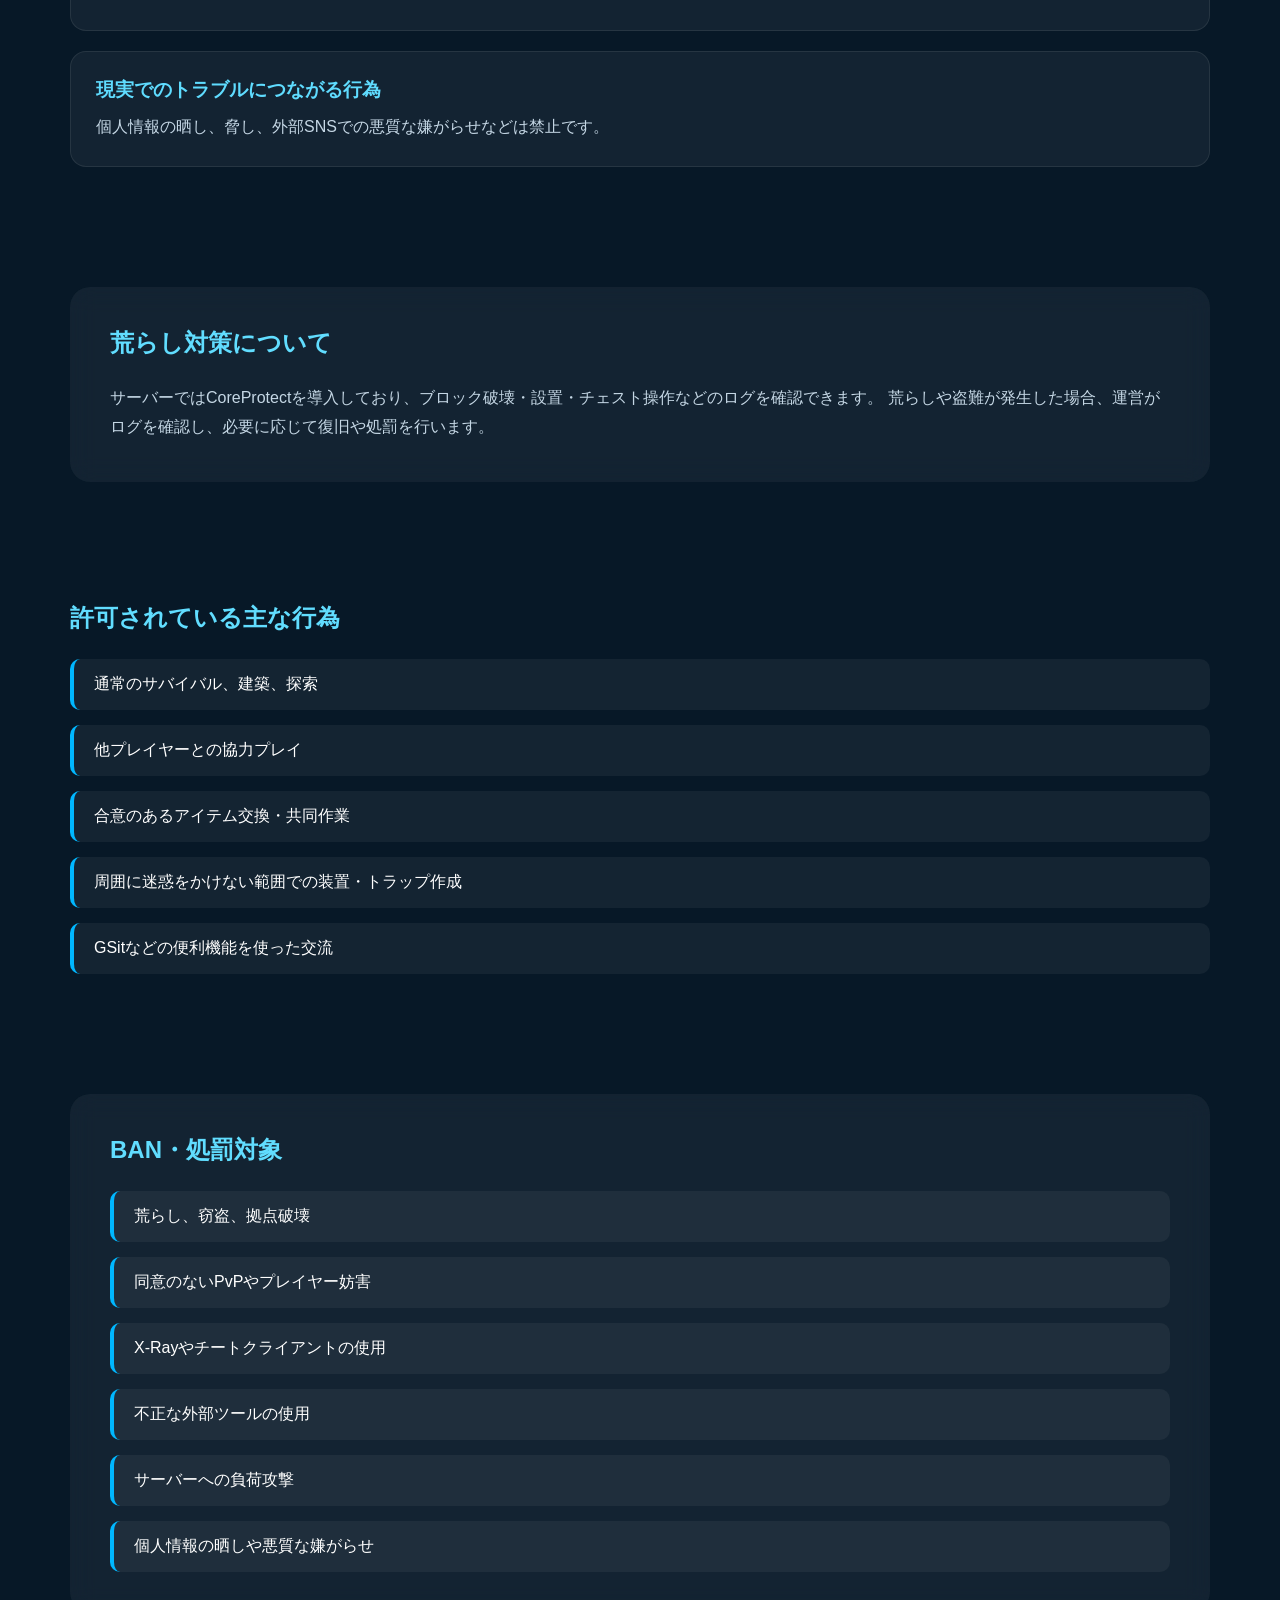
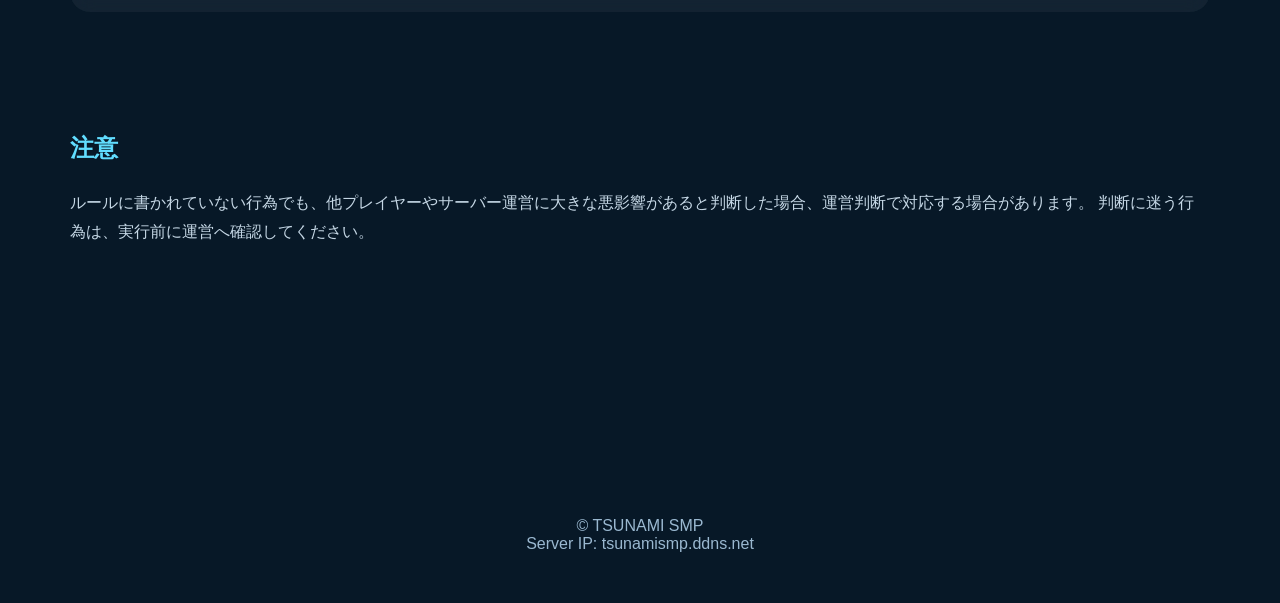
<file: rules.html>
<!DOCTYPE html>
<html lang="ja">
<head>
  <meta charset="UTF-8">
  <meta name="viewport" content="width=device-width, initial-scale=1.0">
  <title>サーバールール - TSUNAMI SMP Season 2</title>
  <link rel="stylesheet" href="style.css">
</head>
<body>
<header class="site-header">
  <div class="logo">TSUNAMI SMP</div>
  <nav class="nav">
    <a href="index.html">ホーム</a>
    <a href="rules.html">ルール</a>
    <a href="commands.html">コマンド集</a>
    <a href="plugins.html">サーバー仕様</a>
    <a href="updates.html">更新履歴</a>
  </nav>
</header>

<section class="page-hero">
  <div class="hero-content reveal">
    <p class="server-label">Server Rules</p>
    <h1>サーバールール</h1>
    <p class="hero-text">Season 2は、荒らしなし・PvPなしの平和なサバイバルサーバーです。</p>
  </div>
</section>

<main>
<section class="section glass reveal">
  <h2>TSUNAMI SMP Season 2の方針</h2>
  <p>
    Season 2では、プレイヤー同士が安心して建築・探索・サバイバルを楽しめる環境を重視します。
    PvP、略奪、窃盗、拠点破壊など、他プレイヤーのプレイを妨害する行為は禁止です。
  </p>
</section>

<section class="section reveal">
  <h2>禁止事項</h2>
  <div class="rule-list">
    <div class="rule-item"><h3>荒らし行為</h3><p>他人の建築物の破壊、無断改変、チェスト荒らし、アイテムの窃盗は禁止です。</p></div>
    <div class="rule-item"><h3>PvP・嫌がらせ</h3><p>相手の同意がない攻撃、キル、罠、溶岩・火打石などを使った嫌がらせは禁止です。</p></div>
    <div class="rule-item"><h3>チート・不正クライアントの使用</h3><p>X-Ray、Fly、KillAura、AutoClickerなど、不正なクライアントや外部ツールの使用は禁止です。</p></div>
    <div class="rule-item"><h3>サーバーへの負荷行為</h3><p>意図的にラグを発生させる装置、過剰なMob・アイテム放置、クラッシュを狙う行為は禁止です。</p></div>
    <div class="rule-item"><h3>運営へのなりすまし</h3><p>運営・管理者を名乗って他プレイヤーをだます行為は禁止です。</p></div>
    <div class="rule-item"><h3>現実でのトラブルにつながる行為</h3><p>個人情報の晒し、脅し、外部SNSでの悪質な嫌がらせなどは禁止です。</p></div>
  </div>
</section>

<section class="section glass reveal">
  <h2>荒らし対策について</h2>
  <p>
    サーバーではCoreProtectを導入しており、ブロック破壊・設置・チェスト操作などのログを確認できます。
    荒らしや盗難が発生した場合、運営がログを確認し、必要に応じて復旧や処罰を行います。
  </p>
</section>

<section class="section reveal">
  <h2>許可されている主な行為</h2>
  <ul class="normal-list">
    <li>通常のサバイバル、建築、探索</li>
    <li>他プレイヤーとの協力プレイ</li>
    <li>合意のあるアイテム交換・共同作業</li>
    <li>周囲に迷惑をかけない範囲での装置・トラップ作成</li>
    <li>GSitなどの便利機能を使った交流</li>
  </ul>
</section>

<section class="section glass reveal">
  <h2>BAN・処罰対象</h2>
  <ul class="normal-list">
    <li>荒らし、窃盗、拠点破壊</li>
    <li>同意のないPvPやプレイヤー妨害</li>
    <li>X-Rayやチートクライアントの使用</li>
    <li>不正な外部ツールの使用</li>
    <li>サーバーへの負荷攻撃</li>
    <li>個人情報の晒しや悪質な嫌がらせ</li>
  </ul>
</section>

<section class="section reveal">
  <h2>注意</h2>
  <p>
    ルールに書かれていない行為でも、他プレイヤーやサーバー運営に大きな悪影響があると判断した場合、運営判断で対応する場合があります。
    判断に迷う行為は、実行前に運営へ確認してください。
  </p>
</section>
</main>

<footer>
  <p>© TSUNAMI SMP</p>
  <p>Server IP: tsunamismp.ddns.net</p>
</footer>
<script src="script.js"></script>
</body>
</html>
</file>
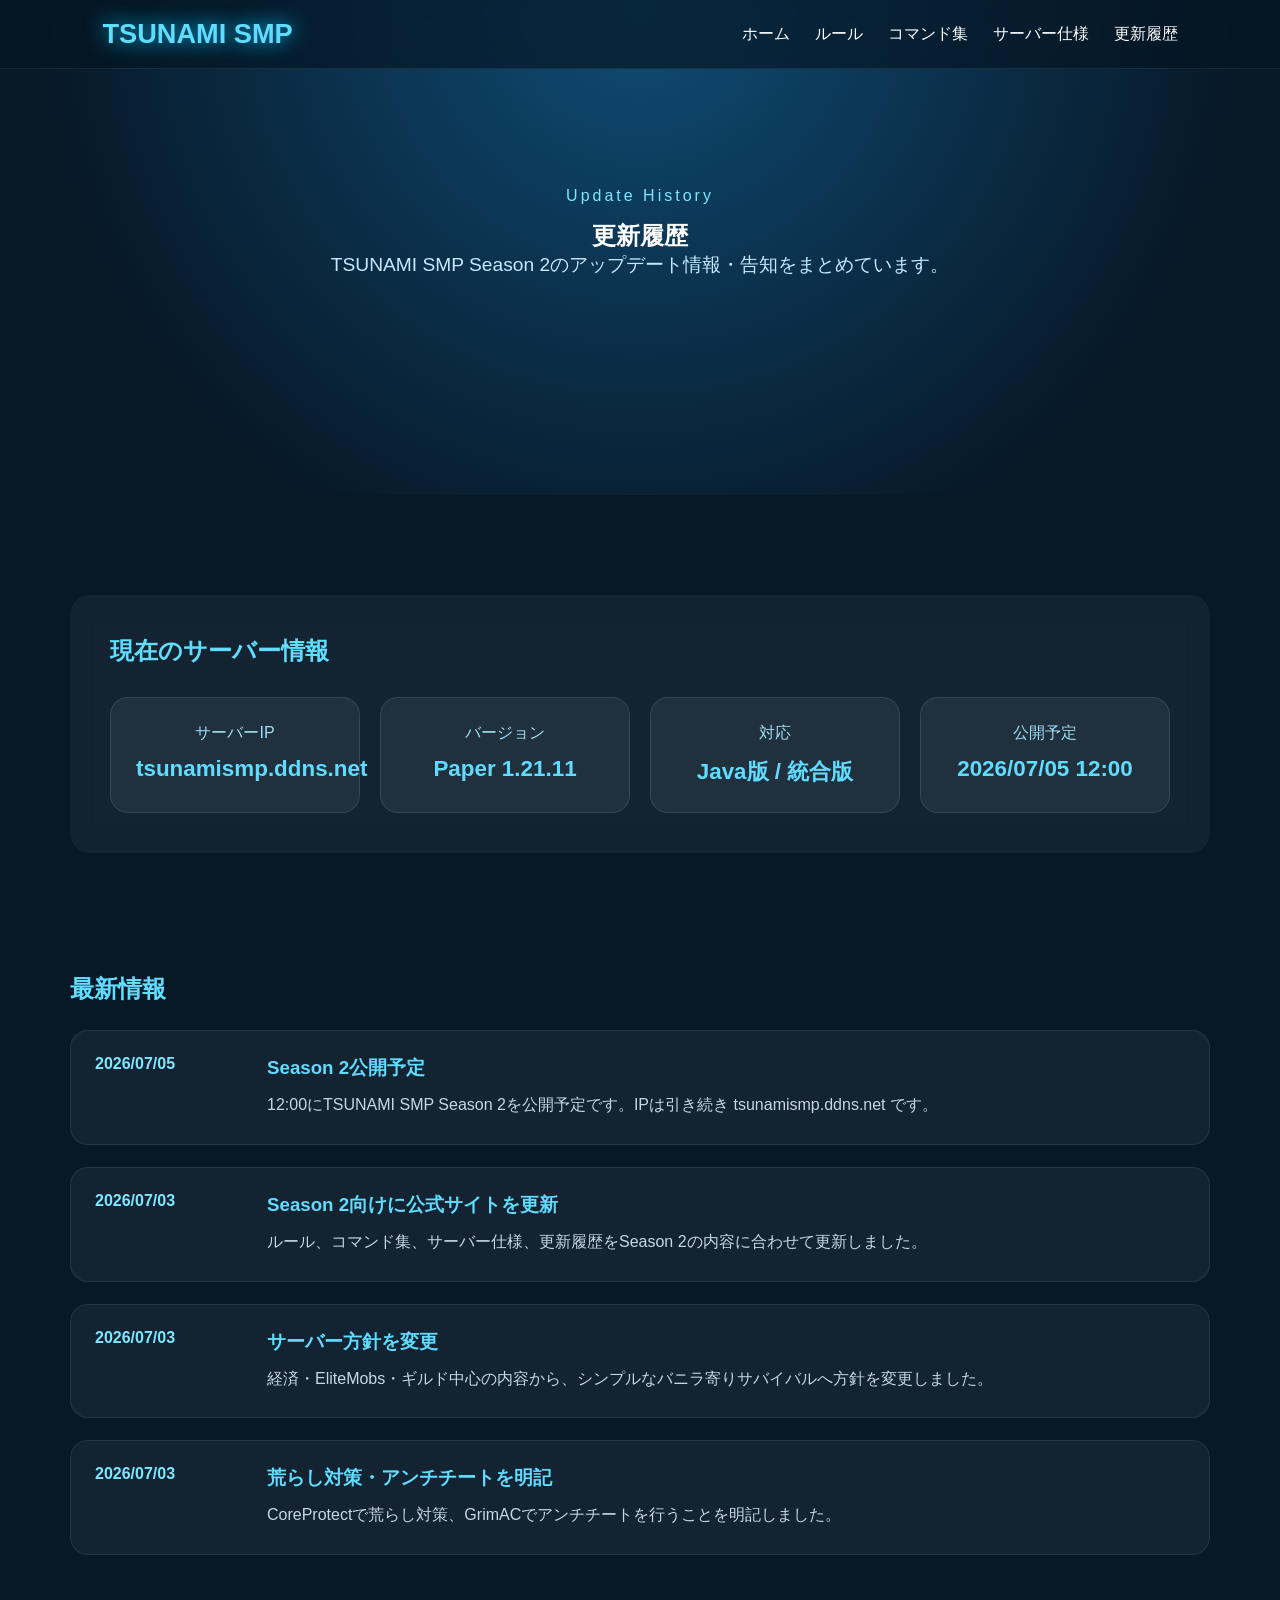
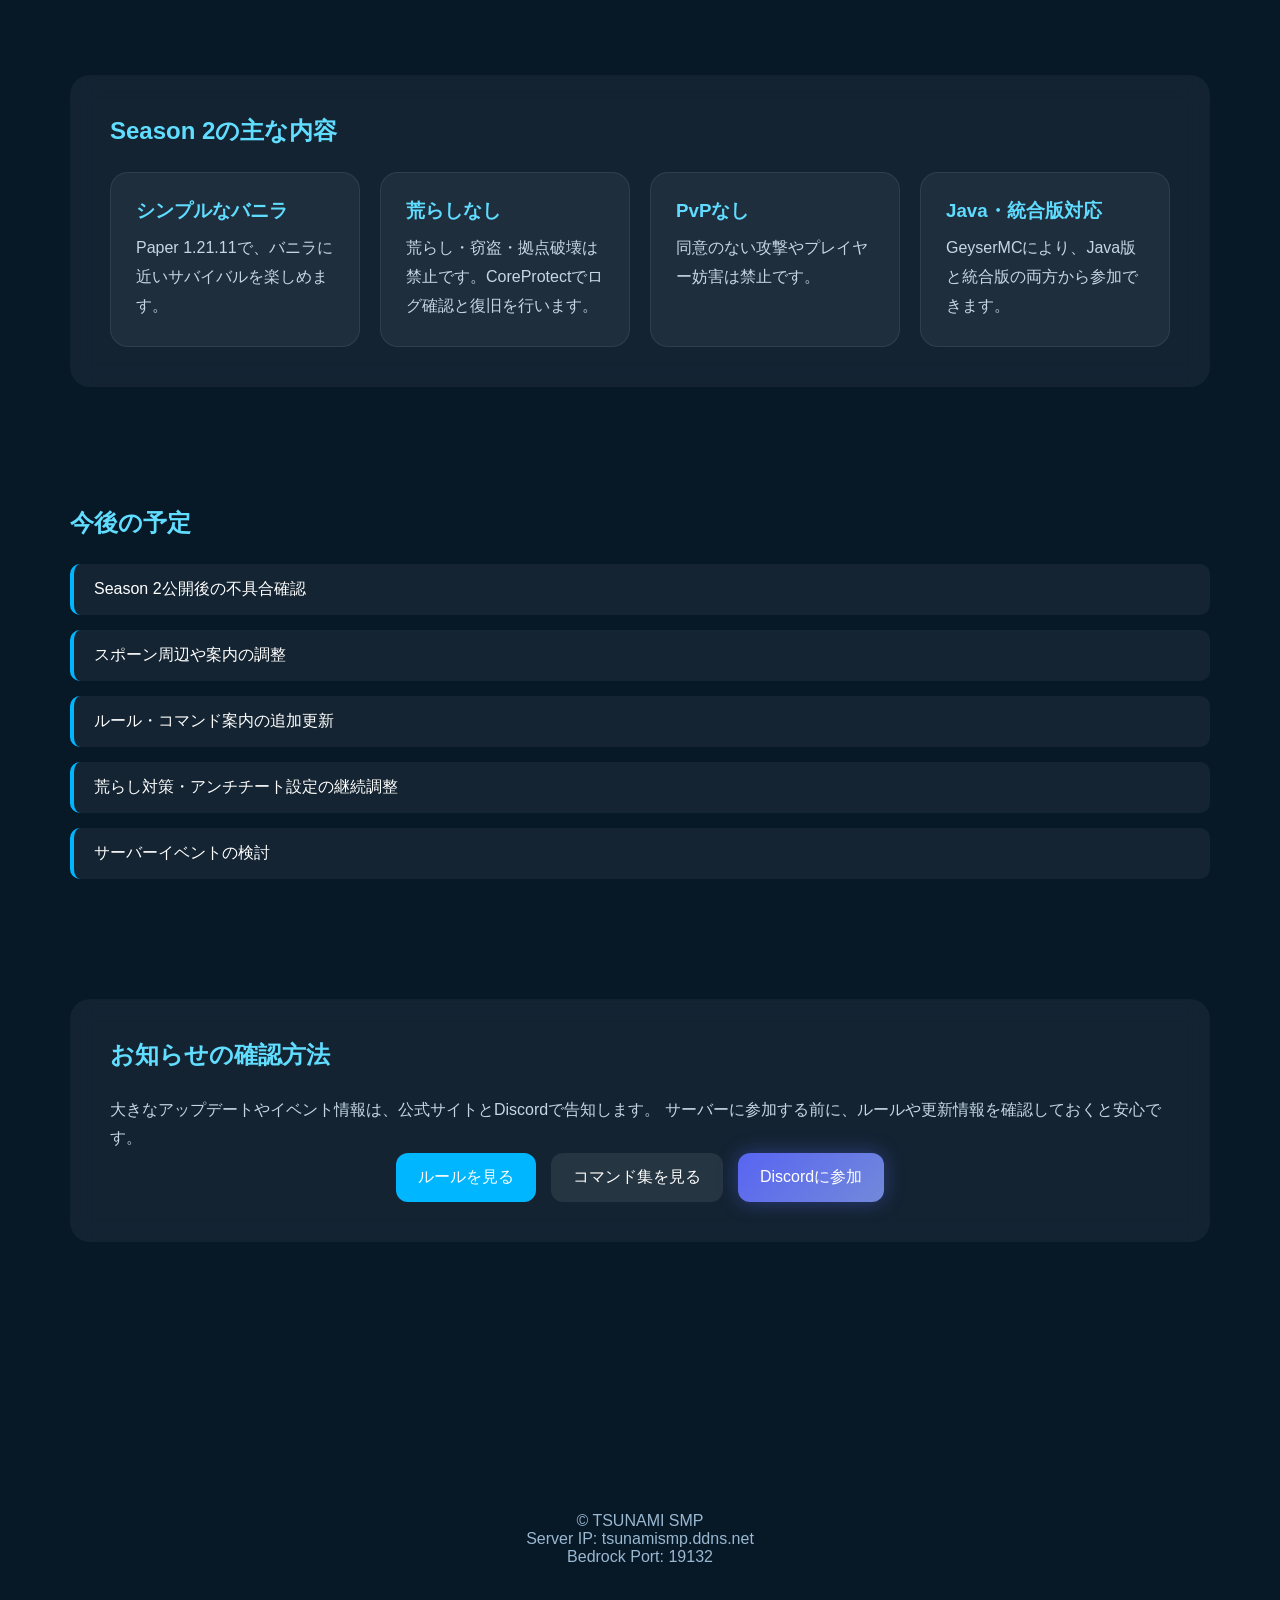
<file: updates.html>
<!DOCTYPE html>
<html lang="ja">
<head>
  <meta charset="UTF-8">
  <meta name="viewport" content="width=device-width, initial-scale=1.0">
  <title>更新履歴 - TSUNAMI SMP Season 2</title>
  <link rel="stylesheet" href="style.css">
</head>
<body>
<header class="site-header">
  <div class="logo">TSUNAMI SMP</div>
  <nav class="nav">
    <a href="index.html">ホーム</a>
    <a href="rules.html">ルール</a>
    <a href="commands.html">コマンド集</a>
    <a href="plugins.html">サーバー仕様</a>
    <a href="updates.html">更新履歴</a>
  </nav>
</header>

<section class="page-hero">
  <div class="hero-content reveal">
    <p class="server-label">Update History</p>
    <h1>更新履歴</h1>
    <p class="hero-text">TSUNAMI SMP Season 2のアップデート情報・告知をまとめています。</p>
  </div>
</section>

<main>
<section class="section glass reveal">
  <h2>現在のサーバー情報</h2>
  <div class="status-grid">
    <div class="status-card"><span class="status-label">サーバーIP</span><strong>tsunamismp.ddns.net</strong></div>
    <div class="status-card"><span class="status-label">バージョン</span><strong>Paper 1.21.11</strong></div>
    <div class="status-card"><span class="status-label">対応</span><strong>Java版 / 統合版</strong></div>
    <div class="status-card"><span class="status-label">公開予定</span><strong>2026/07/05 12:00</strong></div>
  </div>
</section>

<section class="section reveal">
  <h2>最新情報</h2>
  <div class="timeline">
    <div class="timeline-item"><div class="timeline-date">2026/07/05</div><div class="timeline-content"><h3>Season 2公開予定</h3><p>12:00にTSUNAMI SMP Season 2を公開予定です。IPは引き続き tsunamismp.ddns.net です。</p></div></div>
    <div class="timeline-item"><div class="timeline-date">2026/07/03</div><div class="timeline-content"><h3>Season 2向けに公式サイトを更新</h3><p>ルール、コマンド集、サーバー仕様、更新履歴をSeason 2の内容に合わせて更新しました。</p></div></div>
    <div class="timeline-item"><div class="timeline-date">2026/07/03</div><div class="timeline-content"><h3>サーバー方針を変更</h3><p>経済・EliteMobs・ギルド中心の内容から、シンプルなバニラ寄りサバイバルへ方針を変更しました。</p></div></div>
    <div class="timeline-item"><div class="timeline-date">2026/07/03</div><div class="timeline-content"><h3>荒らし対策・アンチチートを明記</h3><p>CoreProtectで荒らし対策、GrimACでアンチチートを行うことを明記しました。</p></div></div>
  </div>
</section>

<section class="section glass reveal">
  <h2>Season 2の主な内容</h2>
  <div class="command-grid">
    <div class="command-card"><h3>シンプルなバニラ</h3><p>Paper 1.21.11で、バニラに近いサバイバルを楽しめます。</p></div>
    <div class="command-card"><h3>荒らしなし</h3><p>荒らし・窃盗・拠点破壊は禁止です。CoreProtectでログ確認と復旧を行います。</p></div>
    <div class="command-card"><h3>PvPなし</h3><p>同意のない攻撃やプレイヤー妨害は禁止です。</p></div>
    <div class="command-card"><h3>Java・統合版対応</h3><p>GeyserMCにより、Java版と統合版の両方から参加できます。</p></div>
  </div>
</section>

<section class="section reveal">
  <h2>今後の予定</h2>
  <ul class="normal-list">
    <li>Season 2公開後の不具合確認</li>
    <li>スポーン周辺や案内の調整</li>
    <li>ルール・コマンド案内の追加更新</li>
    <li>荒らし対策・アンチチート設定の継続調整</li>
    <li>サーバーイベントの検討</li>
  </ul>
</section>

<section class="section glass reveal">
  <h2>お知らせの確認方法</h2>
  <p>
    大きなアップデートやイベント情報は、公式サイトとDiscordで告知します。
    サーバーに参加する前に、ルールや更新情報を確認しておくと安心です。
  </p>
  <div class="hero-buttons">
    <a href="rules.html" class="btn primary">ルールを見る</a>
    <a href="commands.html" class="btn secondary">コマンド集を見る</a>
    <a href="https://discord.gg/b72mPS58dR" target="_blank" class="btn discord-btn">Discordに参加</a>
  </div>
</section>
</main>

<footer>
  <p>© TSUNAMI SMP</p>
  <p>Server IP: tsunamismp.ddns.net</p>
  <p>Bedrock Port: 19132</p>
</footer>
<script src="script.js"></script>
</body>
</html>
</file>
<file: style.css>
* {
    margin: 0;
    padding: 0;
    box-sizing: border-box;
}

html {
    scroll-behavior: smooth;
}

body {
    font-family: "Segoe UI", sans-serif;
    background: #071827;
    color: white;
    overflow-x: hidden;
}

/* ===== ヘッダー ===== */

.site-header {
    position: fixed;
    top: 0;
    width: 100%;
    backdrop-filter: blur(12px);
    background: rgba(5, 20, 35, 0.65);
    border-bottom: 1px solid rgba(255,255,255,0.08);
    z-index: 1000;

    display: flex;
    justify-content: space-between;
    align-items: center;

    padding: 18px 8%;
}

.logo {
    font-size: 1.7rem;
    font-weight: bold;
    color: #5fdcff;
    text-shadow: 0 0 20px #00c8ff;
}

.nav {
    display: flex;
    gap: 25px;
}

.nav a {
    text-decoration: none;
    color: white;
    transition: 0.3s;
}

.nav a:hover {
    color: #5fdcff;
}

/* ===== ヒーロー ===== */

.hero {
    position: relative;
    height: 100vh;

    display: flex;
    align-items: center;
    justify-content: center;

    text-align: center;

    overflow: hidden;

    background:
        radial-gradient(circle at top, #0f4c75, #071827 70%);
}

.hero-content {
    position: relative;
    z-index: 10;
}

.server-label {
    color: #7ee7ff;
    letter-spacing: 3px;
    margin-bottom: 15px;
}

.hero h1 {
    font-size: 5rem;
    margin-bottom: 15px;

    text-shadow:
        0 0 15px #00d9ff,
        0 0 40px #00d9ff;
}

.hero-text {
    color: #c5eaff;
    font-size: 1.2rem;
    margin-bottom: 30px;
}

/* ===== 波アニメーション ===== */

.wave {
    position: absolute;
    width: 200%;
    height: 220px;

    left: -50%;
    bottom: -60px;

    border-radius: 45%;

    background: rgba(0, 183, 255, 0.15);
}

.wave1 {
    animation: waveMove 16s linear infinite;
}

.wave2 {
    animation: waveMove 28s linear infinite reverse;
    background: rgba(0, 183, 255, 0.08);
}

@keyframes waveMove {
    from {
        transform: rotate(0deg);
    }

    to {
        transform: rotate(360deg);
    }
}

/* ===== IPボックス ===== */

.ip-box {
    display: inline-flex;
    gap: 15px;
    align-items: center;

    padding: 14px 20px;

    border-radius: 16px;

    background: rgba(255,255,255,0.08);
    backdrop-filter: blur(10px);

    margin-bottom: 25px;
}

.ip-box button {
    border: none;
    padding: 10px 15px;

    border-radius: 10px;

    background: #00b7ff;
    color: white;
    cursor: pointer;

    transition: 0.3s;
}

.ip-box button:hover {
    transform: scale(1.05);
}

/* ===== ボタン ===== */

.hero-buttons {
    display: flex;
    justify-content: center;
    gap: 15px;
}

.btn {
    padding: 14px 22px;
    border-radius: 12px;

    text-decoration: none;
    transition: 0.3s;
}

.primary {
    background: #00b7ff;
    color: white;
}

.secondary {
    background: rgba(255,255,255,0.08);
    color: white;
}

.btn:hover {
    transform: translateY(-4px);
}

/* ===== メイン ===== */

main {
    max-width: 1200px;
    margin: auto;
    padding: 100px 30px;
}

.section {
    margin-bottom: 120px;
}

.section h2 {
    margin-bottom: 25px;
    color: #61ddff;
}

.section p {
    color: #c5d7e5;
    line-height: 1.8;
}

/* ===== カード ===== */

.cards {
    display: grid;
    grid-template-columns: repeat(auto-fit,minmax(250px,1fr));
    gap: 25px;

    margin-bottom: 120px;
}

.card {
    background: rgba(255,255,255,0.05);

    backdrop-filter: blur(10px);

    border: 1px solid rgba(255,255,255,0.08);

    border-radius: 20px;

    padding: 30px;

    transition: 0.3s;
}

.card:hover {
    transform: translateY(-8px);
}

.card h3 {
    margin-bottom: 15px;
    color: #5fdcff;
}

/* ===== ガラスUI ===== */

.glass {
    background: rgba(255,255,255,0.05);

    backdrop-filter: blur(12px);

    border-radius: 20px;

    padding: 40px;
}

/* ===== ステップ ===== */

.steps {
    display: flex;
    justify-content: space-between;
    gap: 25px;
    margin-top: 30px;
}

.steps div {
    flex: 1;
    text-align: center;
}

.steps span {
    font-size: 3rem;
    color: #00d9ff;
    display: block;
    margin-bottom: 10px;
}

/* ===== リンク ===== */

.link-grid {
    display: grid;
    grid-template-columns: repeat(auto-fit,minmax(250px,1fr));
    gap: 20px;
}

.link-grid a {
    text-decoration: none;
    color: white;

    background: rgba(255,255,255,0.05);

    border-radius: 15px;

    padding: 25px;

    transition: 0.3s;
}

.link-grid a:hover {
    transform: translateY(-5px);
    background: rgba(0,183,255,0.15);
}

/* ===== フッター ===== */

footer {
    text-align: center;
    padding: 50px;

    color: #9ab8d0;
}

/* ===== スクロールアニメーション ===== */

.reveal {
    opacity: 0;
    transform: translateY(50px);
    transition: 1s;
}

.reveal.active {
    opacity: 1;
    transform: translateY(0);
}

/* ===== スマホ ===== */

@media(max-width:900px) {

    .hero h1 {
        font-size: 3rem;
    }

    .steps {
        flex-direction: column;
    }

    .nav {
        display: none;
    }

}

/* ===== Command Page ===== */

.command-search {

    width: 100%;
    padding: 16px;

    border: none;
    border-radius: 12px;

    background: rgba(255,255,255,0.08);
    color: white;

    font-size: 1rem;

    outline: none;
}

.command-grid {

    display: grid;

    grid-template-columns:
    repeat(auto-fit,minmax(250px,1fr));

    gap: 20px;
}

.command-card {

    background:
    rgba(255,255,255,0.05);

    border:
    1px solid rgba(255,255,255,0.08);

    border-radius: 18px;

    padding: 25px;

    transition: 0.3s;
}

.command-card:hover {

    transform: translateY(-6px);

    background:
    rgba(0,183,255,0.15);
}

.command-card h3 {

    color: #5fdcff;
    margin-bottom: 10px;
}

/* ===== Server Status ===== */

.status-grid {
    display: grid;
    grid-template-columns: repeat(auto-fit,minmax(220px,1fr));
    gap: 20px;
    margin-top: 30px;
}

.status-card {
    background: rgba(255,255,255,0.06);
    border: 1px solid rgba(255,255,255,0.1);
    border-radius: 18px;
    padding: 25px;
    text-align: center;
    transition: 0.3s;
}

.status-card:hover {
    transform: translateY(-6px);
    background: rgba(0,183,255,0.14);
}

.status-label {
    display: block;
    color: #9edff5;
    margin-bottom: 12px;
}

.status-card strong {
    font-size: 1.4rem;
    color: #5fdcff;
}

.join-actions {
    margin-top: 30px;
    display: flex;
    gap: 15px;
    justify-content: center;
    flex-wrap: wrap;
}

/* ===== Features ===== */

.feature-grid {
    display: grid;
    grid-template-columns: repeat(auto-fit,minmax(260px,1fr));
    gap: 25px;
}

.feature-card {
    position: relative;
    overflow: hidden;

    background: rgba(255,255,255,0.05);
    border: 1px solid rgba(255,255,255,0.08);
    border-radius: 22px;

    padding: 35px;

    transition: 0.35s;
}

.feature-card::before {
    content: "";

    position: absolute;
    top: -50%;
    left: -50%;

    width: 200%;
    height: 200%;

    background: linear-gradient(
        120deg,
        transparent,
        rgba(0,183,255,0.18),
        transparent
    );

    transform: rotate(25deg) translateX(-100%);
    transition: 0.6s;
}

.feature-card:hover::before {
    transform: rotate(25deg) translateX(100%);
}

.feature-card:hover {
    transform: translateY(-8px);
}

.feature-icon {
    font-size: 2.4rem;
    margin-bottom: 15px;
}

.feature-card h3 {
    color: #5fdcff;
    margin-bottom: 12px;
}

/* ===== Beginner Guide ===== */

.guide-list {
    display: grid;
    gap: 18px;
    margin-top: 25px;
}

.guide-list div {
    background: rgba(255,255,255,0.05);
    border-left: 4px solid #00b7ff;
    border-radius: 14px;

    padding: 20px;

    transition: 0.3s;
}

.guide-list div:hover {
    transform: translateX(8px);
    background: rgba(0,183,255,0.12);
}

.guide-list h3 {
    color: #5fdcff;
    margin-bottom: 8px;
}

/* ===== News ===== */

.news-box {
    display: grid;
    gap: 18px;
}

.news-item {
    display: flex;
    gap: 20px;
    align-items: center;

    background: rgba(255,255,255,0.05);
    border: 1px solid rgba(255,255,255,0.08);
    border-radius: 16px;

    padding: 20px;

    transition: 0.3s;
}

.news-item:hover {
    transform: translateY(-5px);
    background: rgba(0,183,255,0.12);
}

.news-item span {
    color: #7ee7ff;
    font-weight: bold;
    min-width: 110px;
}

@media(max-width:700px) {
    .news-item {
        flex-direction: column;
        align-items: flex-start;
    }
}

/* ===== Discord Button ===== */

.discord-btn {

    background:
    linear-gradient(
        135deg,
        #5865F2,
        #7289DA
    );

    color: white;

    box-shadow:
    0 0 20px rgba(88,101,242,0.4);
}

.discord-btn:hover {

    transform:
    translateY(-4px);

    box-shadow:
    0 0 35px rgba(88,101,242,0.7);
}

/* ===== 下層ページ共通 ===== */

.page-hero {
    position: relative;
    min-height: 55vh;

    display: flex;
    align-items: center;
    justify-content: center;

    text-align: center;

    background:
        radial-gradient(circle at top, #0f4c75, #071827 75%);
}

/* ===== ルールページ ===== */

.rule-list {
    display: grid;
    gap: 20px;
}

.rule-item {
    background: rgba(255,255,255,0.05);

    border: 1px solid rgba(255,255,255,0.08);

    border-radius: 16px;

    padding: 25px;

    transition: 0.3s;
}

.rule-item:hover {
    transform: translateX(8px);
    background: rgba(0,183,255,0.12);
}

.rule-item h3 {
    color: #5fdcff;
    margin-bottom: 10px;
}

.normal-list {
    list-style: none;
    display: grid;
    gap: 15px;
}

.normal-list li {
    background: rgba(255,255,255,0.05);
    border-left: 4px solid #00b7ff;
    padding: 15px 20px;
    border-radius: 10px;
}
/* ===== Timeline ===== */
.timeline {
    display: grid;
    gap: 22px;
}

.timeline-item {
    display: grid;
    grid-template-columns: 150px 1fr;
    gap: 22px;
    align-items: start;
    background: rgba(255,255,255,0.05);
    border: 1px solid rgba(255,255,255,0.08);
    border-radius: 18px;
    padding: 24px;
    transition: 0.3s;
}

.timeline-item:hover {
    transform: translateY(-5px);
    background: rgba(0,183,255,0.12);
}

.timeline-date {
    color: #7ee7ff;
    font-weight: bold;
}

.timeline-content h3 {
    color: #5fdcff;
    margin-bottom: 10px;
}

@media(max-width:700px) {
    .timeline-item {
        grid-template-columns: 1fr;
    }
}
</file>
